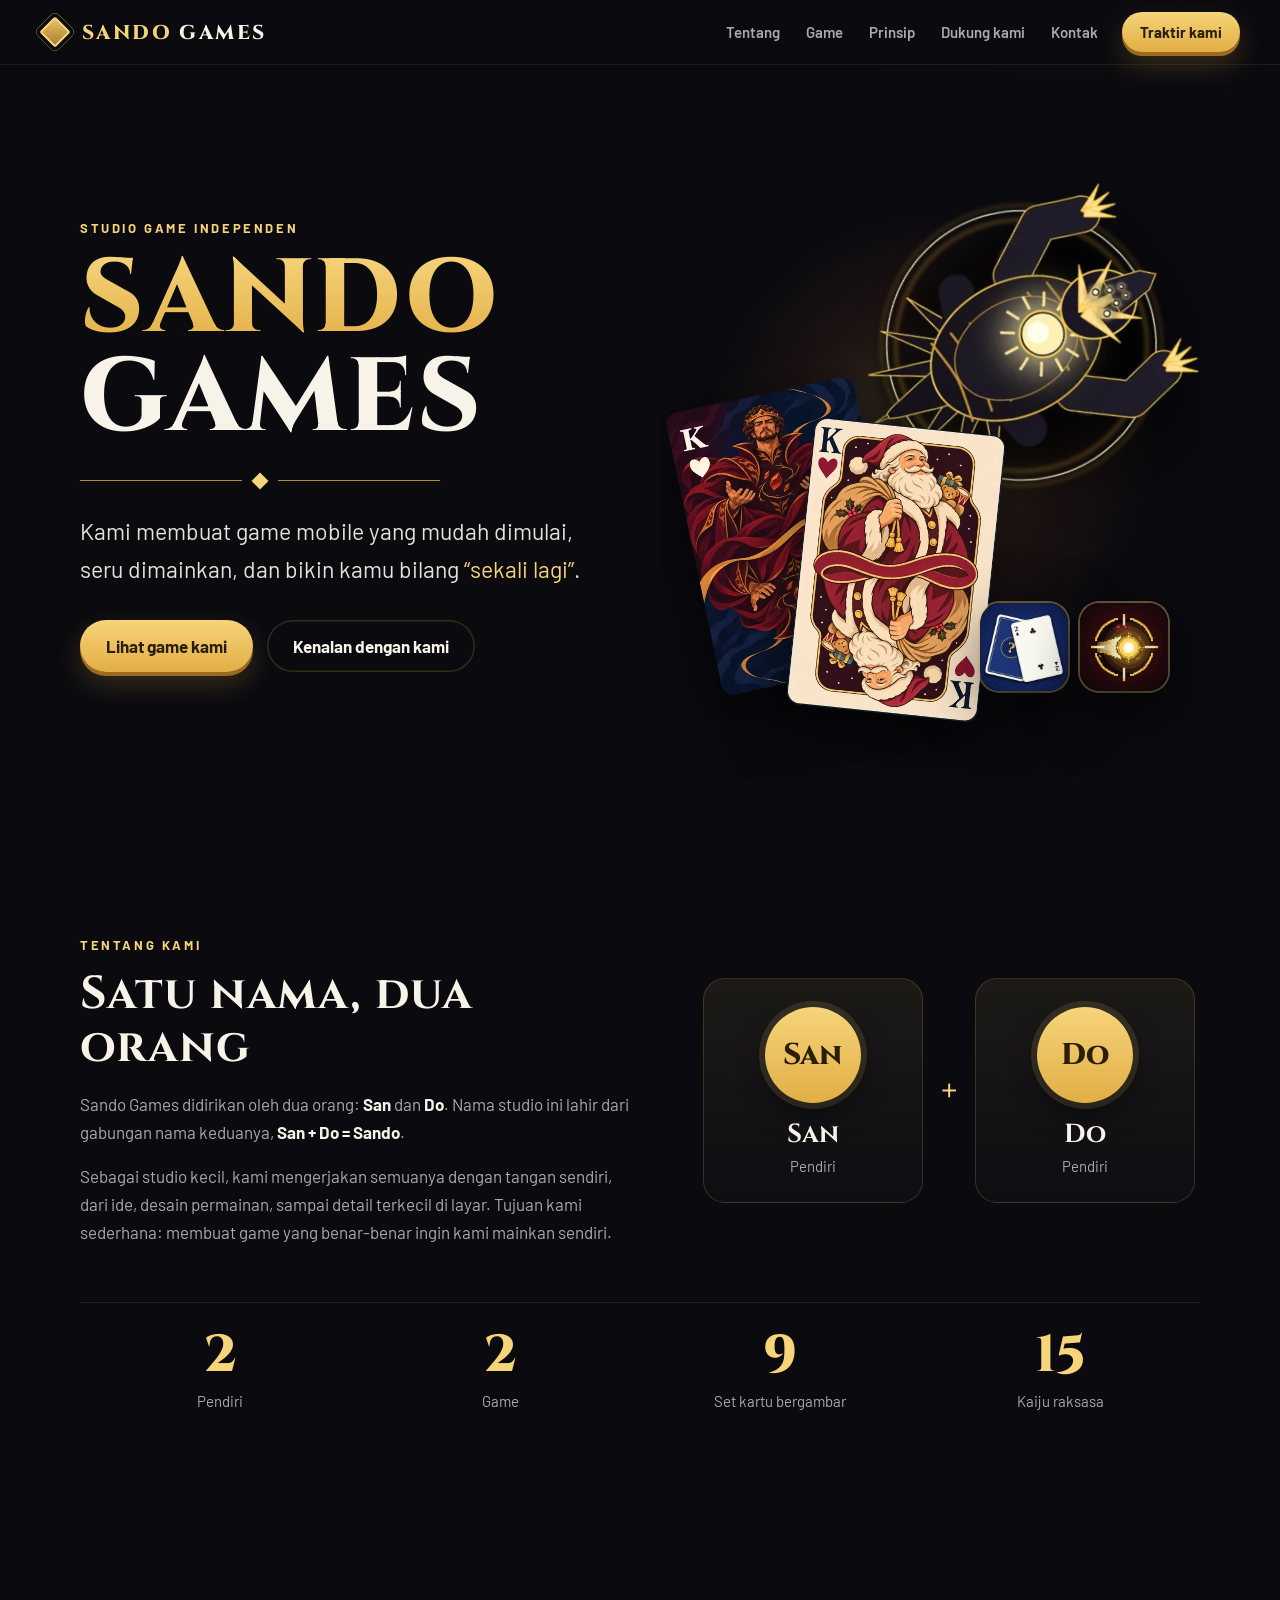
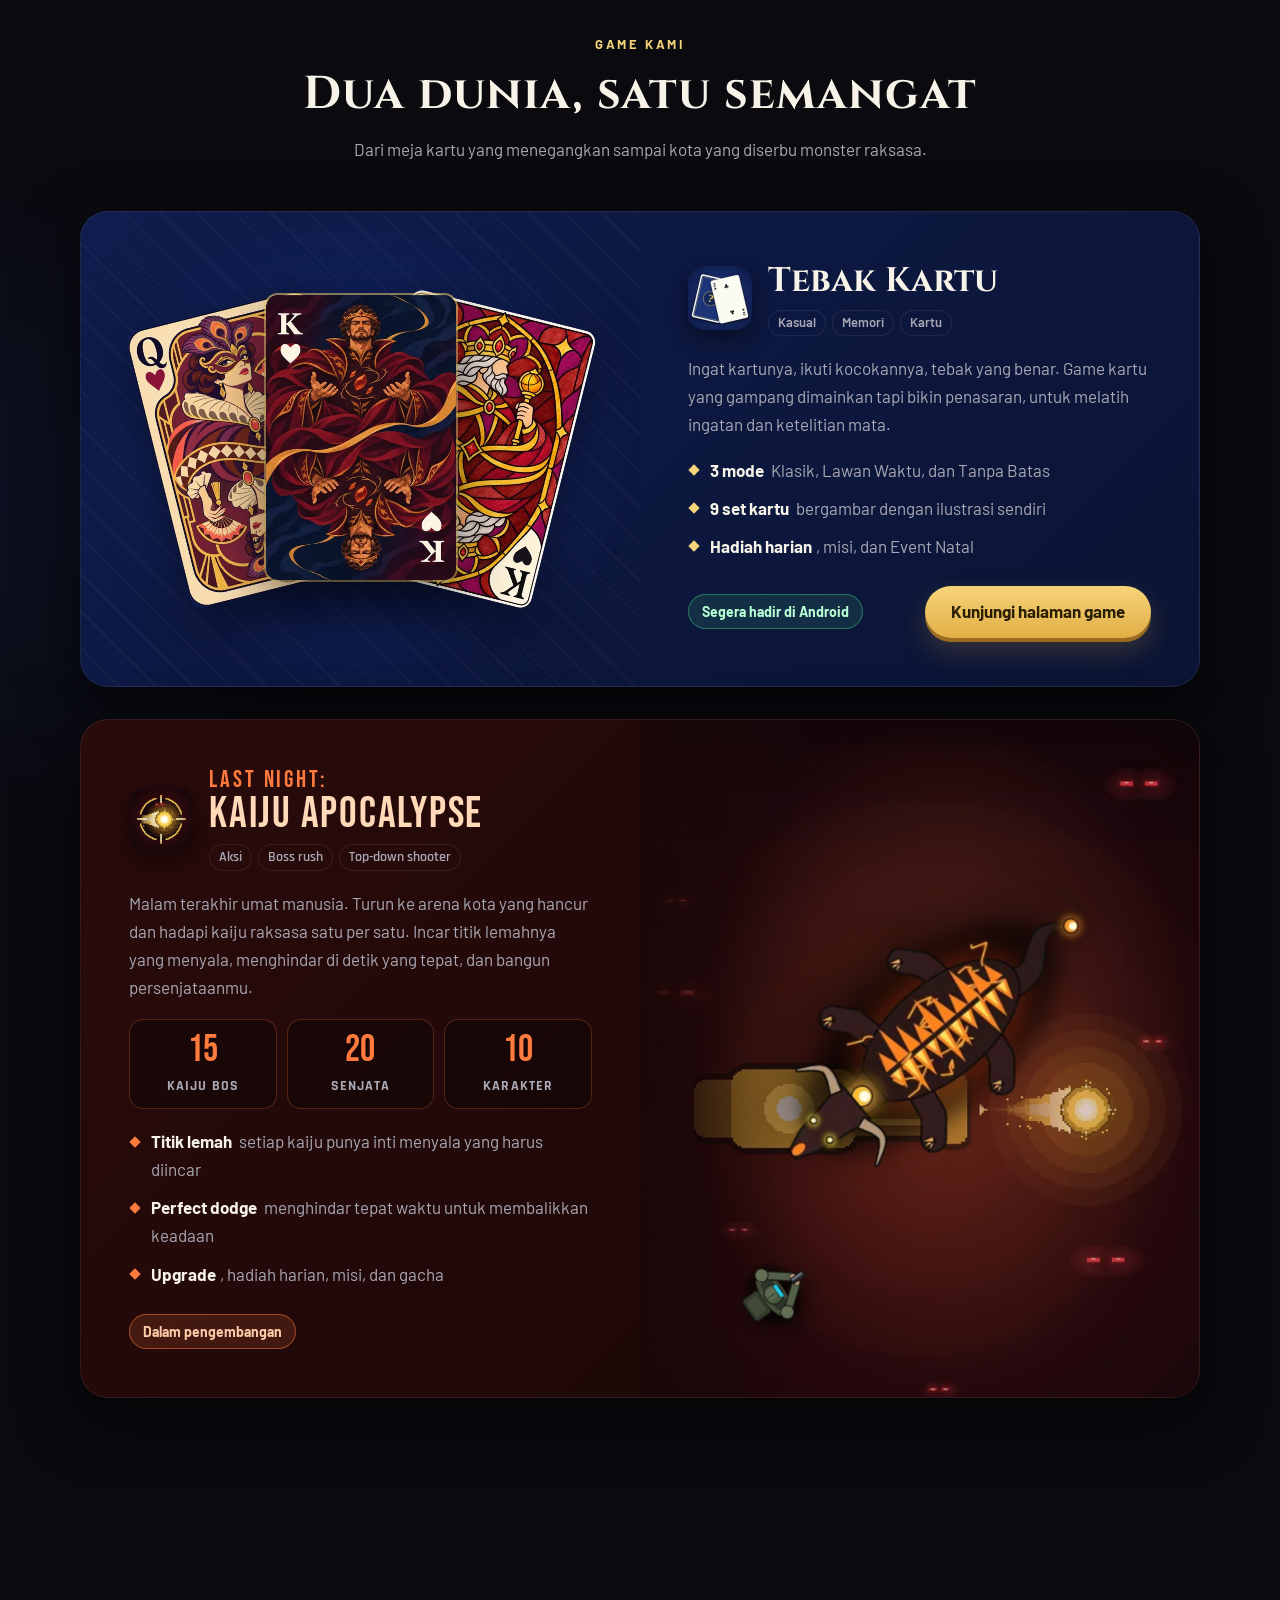
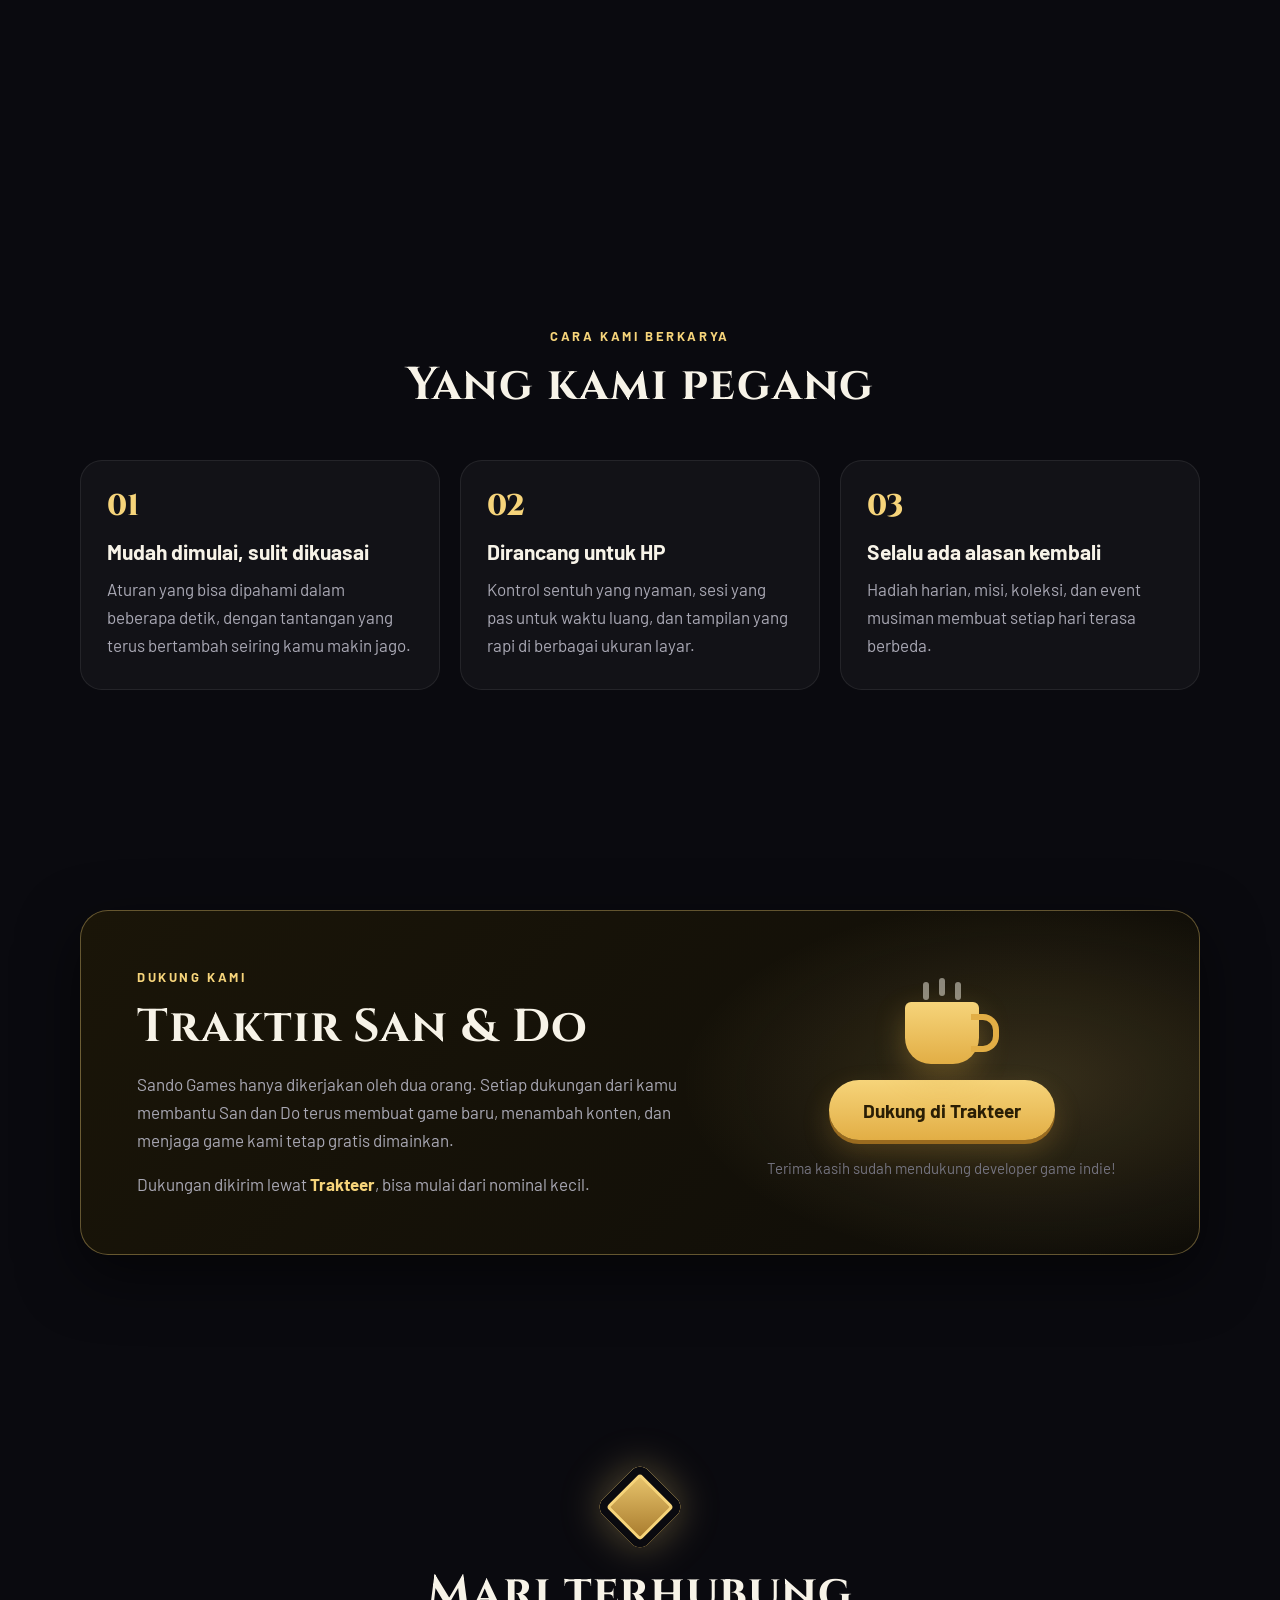
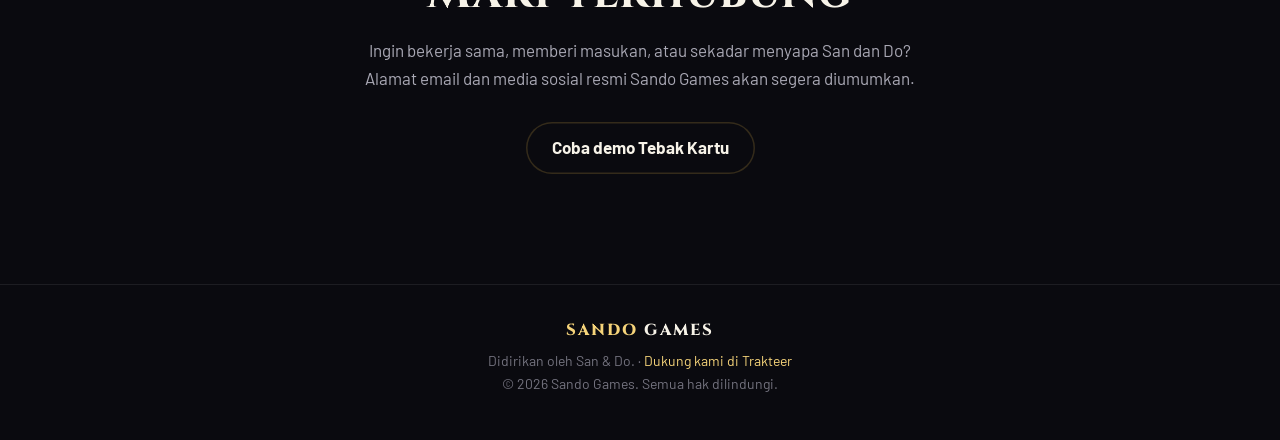
<file: index.html>
<!doctype html>
<html lang="id">
<head>
  <meta charset="utf-8">
  <meta name="viewport" content="width=device-width, initial-scale=1, viewport-fit=cover">
  <title>Sando Games — Studio Game Independen</title>
  <meta name="description" content="Sando Games adalah studio game independen yang didirikan oleh San dan Do. Pembuat Tebak Kartu dan Last Night: Kaiju Apocalypse.">
  <meta property="og:title" content="Sando Games">
  <meta property="og:description" content="Studio game independen pembuat Tebak Kartu dan Last Night: Kaiju Apocalypse.">
  <meta name="theme-color" content="#0a0a0f">
  <link rel="icon" href="assets/img/favicon.png">
  <link rel="preconnect" href="https://fonts.googleapis.com">
  <link rel="preconnect" href="https://fonts.gstatic.com" crossorigin>
  <link href="https://fonts.googleapis.com/css2?family=Barlow:wght@400;500;600;700&family=Bebas+Neue&family=Cinzel:wght@600;700;800&family=Rajdhani:wght@600;700&display=swap" rel="stylesheet">
  <link rel="stylesheet" href="studio.css">
</head>
<body>
  <header class="nav" id="top">
    <a class="logo" href="#top" aria-label="Sando Games, ke atas">
      <span class="logo-mark" aria-hidden="true"></span>
      <span class="logo-text">Sando <em>Games</em></span>
    </a>
    <nav class="nav-links" aria-label="Navigasi utama">
      <a href="#tentang">Tentang</a>
      <a href="#game">Game</a>
      <a href="#prinsip">Prinsip</a>
      <a href="#dukung">Dukung kami</a>
      <a href="#kontak">Kontak</a>
    </nav>
    <a class="btn btn-gold btn-sm" href="https://trakteer.id/wvdgbazzj7ioouklnxdr" target="_blank" rel="noopener">Traktir kami</a>
  </header>

  <main>
    <!-- HERO -->
    <section class="hero">
      <div class="hero-text">
        <p class="eyebrow">Studio game independen</p>
        <h1 class="wordmark">
          <span>Sando</span>
          <span>Games</span>
        </h1>
        <div class="divider" aria-hidden="true"><i></i></div>
        <p class="lead">Kami membuat game mobile yang mudah dimulai, seru dimainkan, dan bikin kamu bilang <q>sekali lagi</q>.</p>
        <div class="hero-cta">
          <a class="btn btn-gold" href="#game">Lihat game kami</a>
          <a class="btn btn-ghost" href="#tentang">Kenalan dengan kami</a>
        </div>
      </div>
      <div class="hero-art" aria-hidden="true">
        <div class="orb"></div>
        <img class="hero-kaiju" src="assets/kaiju/the_alpha.webp" alt="">
        <img class="hero-card c1" src="assets/sets/delta_0.webp" alt="">
        <img class="hero-card c2" src="assets/sets/natal_0.webp" alt="">
        <div class="hero-icons">
          <img src="assets/img/icon.webp" alt="">
          <img src="assets/kaiju/icon.webp" alt="">
        </div>
      </div>
    </section>

    <!-- TENTANG -->
    <section class="section about" id="tentang">
      <div class="about-text">
        <p class="eyebrow">Tentang kami</p>
        <h2>Satu nama, dua orang</h2>
        <p>Sando Games didirikan oleh dua orang: <b>San</b> dan <b>Do</b>. Nama studio ini lahir dari gabungan nama keduanya, <b>San + Do = Sando</b>.</p>
        <p>Sebagai studio kecil, kami mengerjakan semuanya dengan tangan sendiri, dari ide, desain permainan, sampai detail terkecil di layar. Tujuan kami sederhana: membuat game yang benar-benar ingin kami mainkan sendiri.</p>
      </div>
      <div class="founders">
        <article class="founder">
          <div class="monogram" aria-hidden="true">San</div>
          <h3>San</h3>
          <p>Pendiri</p>
        </article>
        <span class="plus" aria-hidden="true">+</span>
        <article class="founder">
          <div class="monogram" aria-hidden="true">Do</div>
          <h3>Do</h3>
          <p>Pendiri</p>
        </article>
      </div>
      <ul class="stats" aria-label="Sando Games dalam angka">
        <li><b>2</b><span>Pendiri</span></li>
        <li><b>2</b><span>Game</span></li>
        <li><b>9</b><span>Set kartu bergambar</span></li>
        <li><b>15</b><span>Kaiju raksasa</span></li>
      </ul>
    </section>

    <!-- GAME -->
    <section class="section games" id="game">
      <div class="section-head">
        <p class="eyebrow">Game kami</p>
        <h2>Dua dunia, satu semangat</h2>
        <p>Dari meja kartu yang menegangkan sampai kota yang diserbu monster raksasa.</p>
      </div>

      <!-- Tebak Kartu -->
      <article class="game game-tk">
        <div class="game-art">
          <img class="tk-card t1" src="assets/sets/topeng_1.webp" alt="">
          <img class="tk-card t2" src="assets/sets/kacapatri_0.webp" alt="">
          <img class="tk-card t3" src="assets/sets/delta_0.webp" alt="Kartu King Delta Emas dari Tebak Kartu">
        </div>
        <div class="game-body">
          <div class="game-title">
            <img src="assets/img/icon.webp" alt="" width="64" height="64">
            <div>
              <h3>Tebak Kartu</h3>
              <ul class="chips"><li>Kasual</li><li>Memori</li><li>Kartu</li></ul>
            </div>
          </div>
          <p>Ingat kartunya, ikuti kocokannya, tebak yang benar. Game kartu yang gampang dimainkan tapi bikin penasaran, untuk melatih ingatan dan ketelitian mata.</p>
          <ul class="points">
            <li><b>3 mode</b> Klasik, Lawan Waktu, dan Tanpa Batas</li>
            <li><b>9 set kartu</b> bergambar dengan ilustrasi sendiri</li>
            <li><b>Hadiah harian</b>, misi, dan Event Natal</li>
          </ul>
          <div class="game-foot">
            <span class="status status-soon">Segera hadir di Android</span>
            <a class="btn btn-gold" href="tebak-kartu/index.html">Kunjungi halaman game</a>
          </div>
        </div>
      </article>

      <!-- Kaiju -->
      <article class="game game-kaiju">
        <div class="game-art">
          <img class="k-bg" src="assets/kaiju/splash-tall.webp" alt="">
          <img class="k-boss" src="assets/kaiju/ignaroth.webp" alt="Kaiju Ignaroth dari Last Night: Kaiju Apocalypse">
          <img class="k-player" src="assets/kaiju/player.webp" alt="">
        </div>
        <div class="game-body">
          <div class="game-title">
            <img src="assets/kaiju/icon.webp" alt="" width="64" height="64">
            <div>
              <h3 class="kaiju-title"><small>Last Night:</small> Kaiju Apocalypse</h3>
              <ul class="chips"><li>Aksi</li><li>Boss rush</li><li>Top-down shooter</li></ul>
            </div>
          </div>
          <p>Malam terakhir umat manusia. Turun ke arena kota yang hancur dan hadapi kaiju raksasa satu per satu. Incar titik lemahnya yang menyala, menghindar di detik yang tepat, dan bangun persenjataanmu.</p>
          <ul class="k-stats">
            <li><b>15</b><span>Kaiju bos</span></li>
            <li><b>20</b><span>Senjata</span></li>
            <li><b>10</b><span>Karakter</span></li>
          </ul>
          <ul class="points">
            <li><b>Titik lemah</b> setiap kaiju punya inti menyala yang harus diincar</li>
            <li><b>Perfect dodge</b> menghindar tepat waktu untuk membalikkan keadaan</li>
            <li><b>Upgrade</b>, hadiah harian, misi, dan gacha</li>
          </ul>
          <div class="game-foot">
            <span class="status status-dev">Dalam pengembangan</span>
          </div>
        </div>
      </article>

      <div class="roster">
        <div class="roster-head">
          <h3 class="kaiju-title">Kenali para kaiju</h3>
          <p>Lima belas monster, lima belas arena. Geser untuk melihat semuanya.</p>
        </div>
        <ol class="roster-list" aria-label="Daftar kaiju"></ol>
      </div>
    </section>

    <!-- PRINSIP -->
    <section class="section principles" id="prinsip">
      <div class="section-head">
        <p class="eyebrow">Cara kami berkarya</p>
        <h2>Yang kami pegang</h2>
      </div>
      <div class="principle-grid">
        <article>
          <span class="p-icon" aria-hidden="true">01</span>
          <h3>Mudah dimulai, sulit dikuasai</h3>
          <p>Aturan yang bisa dipahami dalam beberapa detik, dengan tantangan yang terus bertambah seiring kamu makin jago.</p>
        </article>
        <article>
          <span class="p-icon" aria-hidden="true">02</span>
          <h3>Dirancang untuk HP</h3>
          <p>Kontrol sentuh yang nyaman, sesi yang pas untuk waktu luang, dan tampilan yang rapi di berbagai ukuran layar.</p>
        </article>
        <article>
          <span class="p-icon" aria-hidden="true">03</span>
          <h3>Selalu ada alasan kembali</h3>
          <p>Hadiah harian, misi, koleksi, dan event musiman membuat setiap hari terasa berbeda.</p>
        </article>
      </div>
    </section>

    <!-- DUKUNG -->
    <section class="section support" id="dukung">
      <div class="support-card">
        <div class="support-text">
          <p class="eyebrow">Dukung kami</p>
          <h2>Traktir San &amp; Do</h2>
          <p>Sando Games hanya dikerjakan oleh dua orang. Setiap dukungan dari kamu membantu San dan Do terus membuat game baru, menambah konten, dan menjaga game kami tetap gratis dimainkan.</p>
          <p class="support-note">Dukungan dikirim lewat <b>Trakteer</b>, bisa mulai dari nominal kecil.</p>
        </div>
        <div class="support-action">
          <div class="cup" aria-hidden="true"><span></span></div>
          <a class="btn btn-gold btn-lg" href="https://trakteer.id/wvdgbazzj7ioouklnxdr" target="_blank" rel="noopener">Dukung di Trakteer</a>
          <p>Terima kasih sudah mendukung developer game indie!</p>
        </div>
      </div>
    </section>

    <!-- KONTAK -->
    <section class="contact" id="kontak">
      <div class="logo-mark big" aria-hidden="true"></div>
      <h2>Mari terhubung</h2>
      <p>Ingin bekerja sama, memberi masukan, atau sekadar menyapa San dan Do? Alamat email dan media sosial resmi Sando Games akan segera diumumkan.</p>
      <a class="btn btn-ghost" href="tebak-kartu/index.html">Coba demo Tebak Kartu</a>
    </section>
  </main>

  <footer class="footer">
    <p class="logo-text">Sando <em>Games</em></p>
    <p>Didirikan oleh San &amp; Do. · <a href="https://trakteer.id/wvdgbazzj7ioouklnxdr" target="_blank" rel="noopener">Dukung kami di Trakteer</a></p>
    <p>© 2026 Sando Games. Semua hak dilindungi.</p>
  </footer>

  <script src="studio.js"></script>
</body>
</html>
</file>
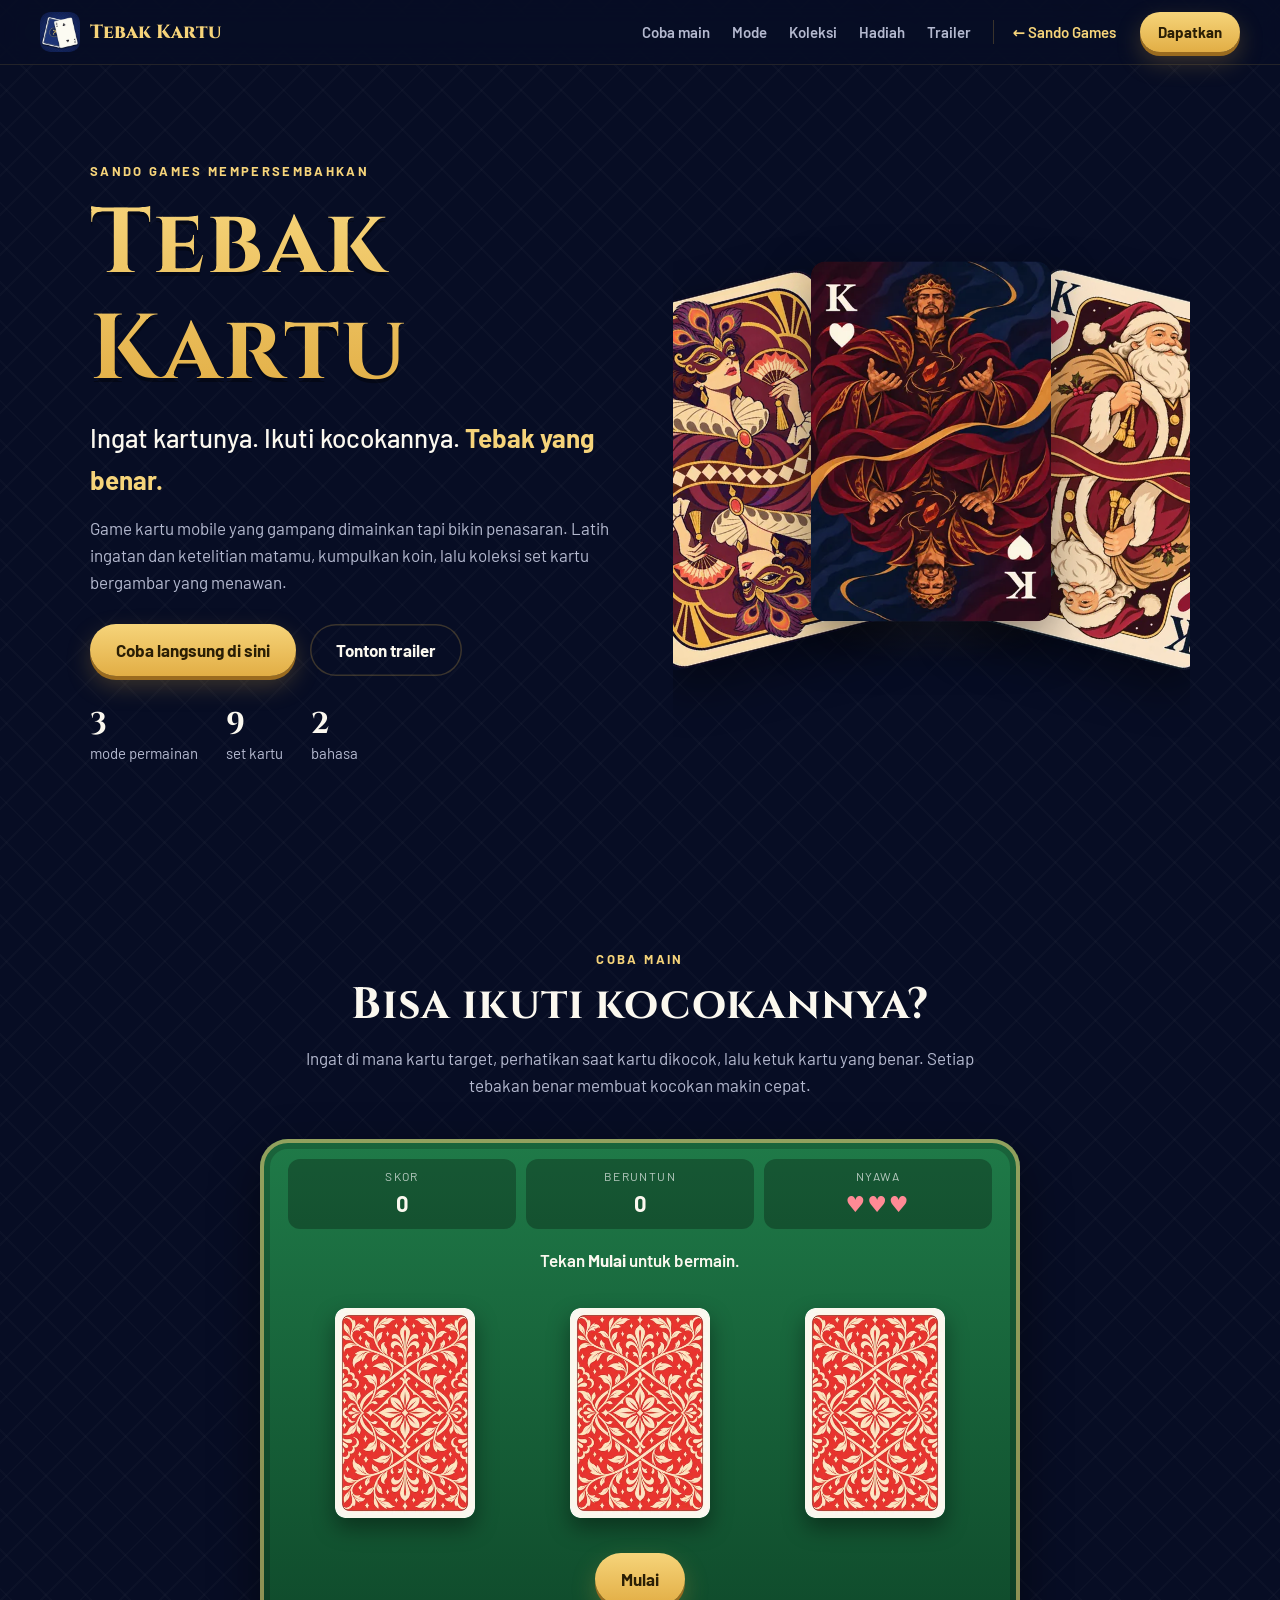
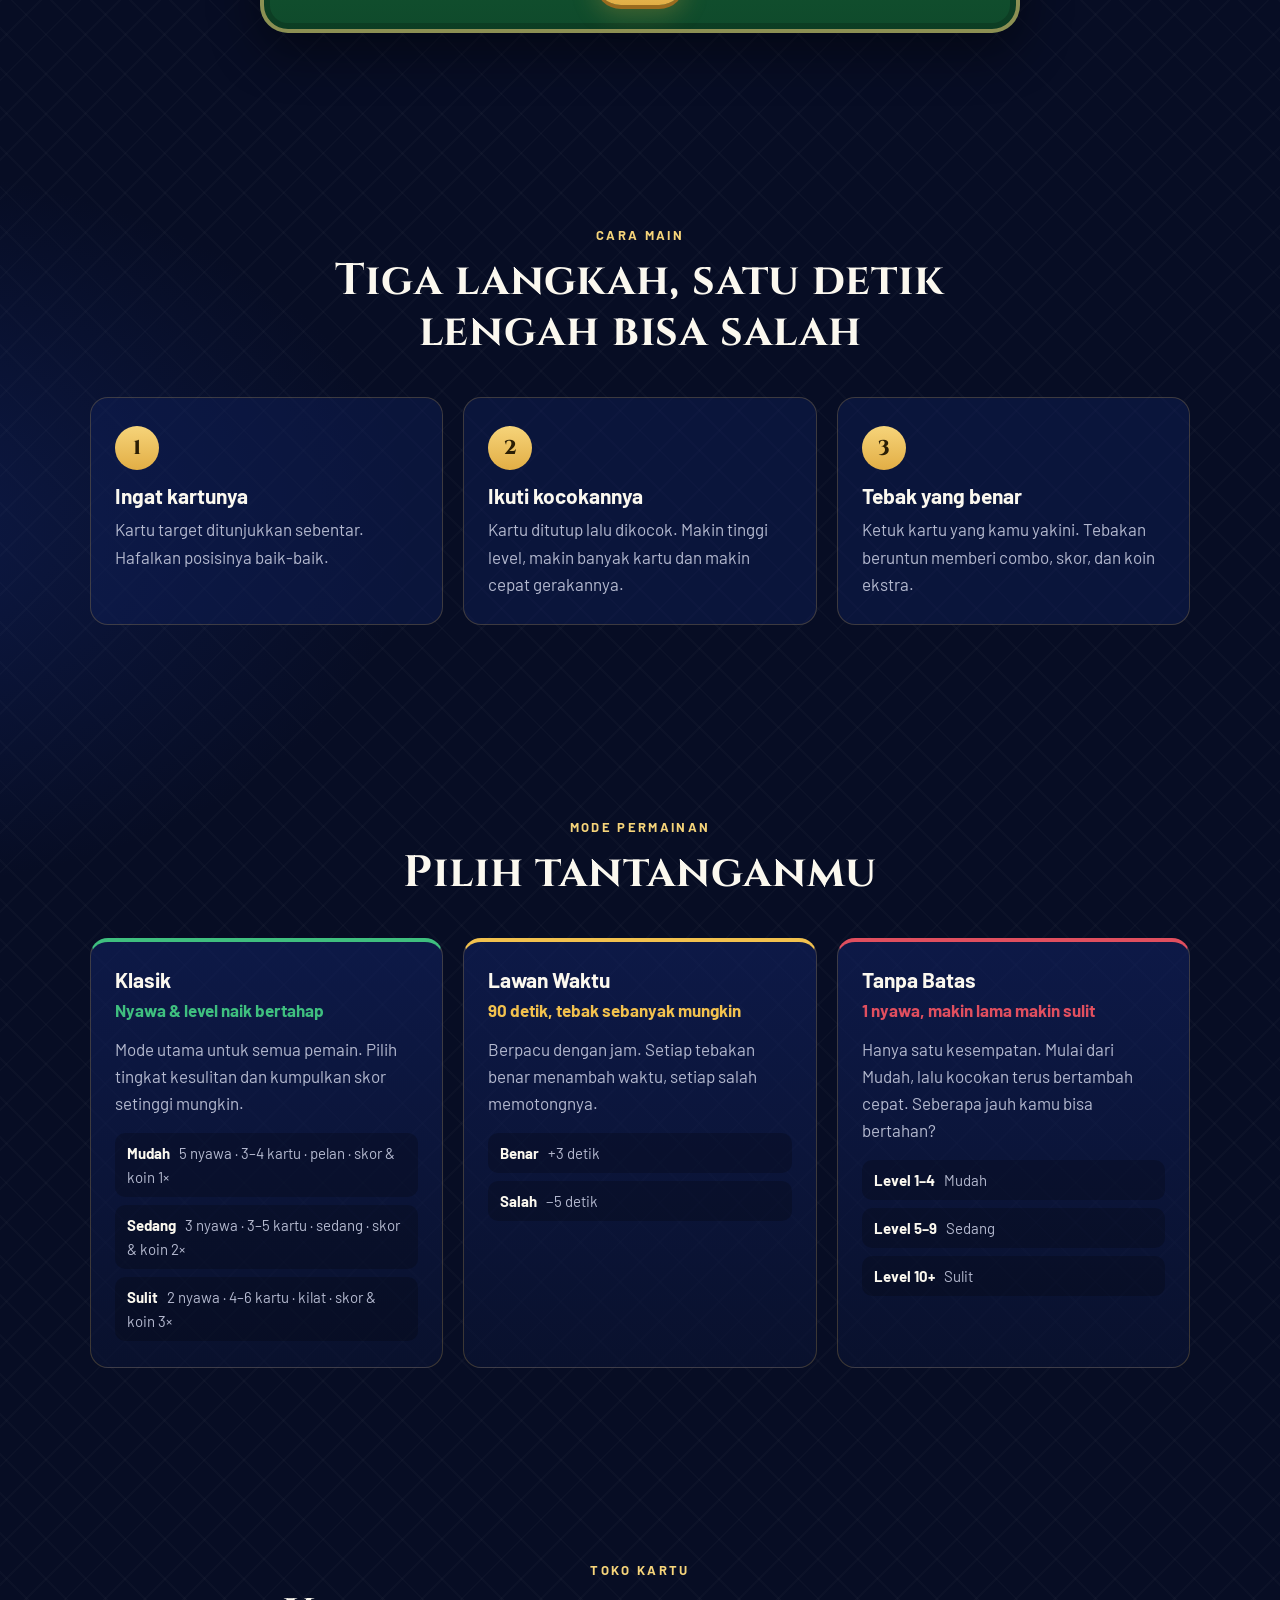
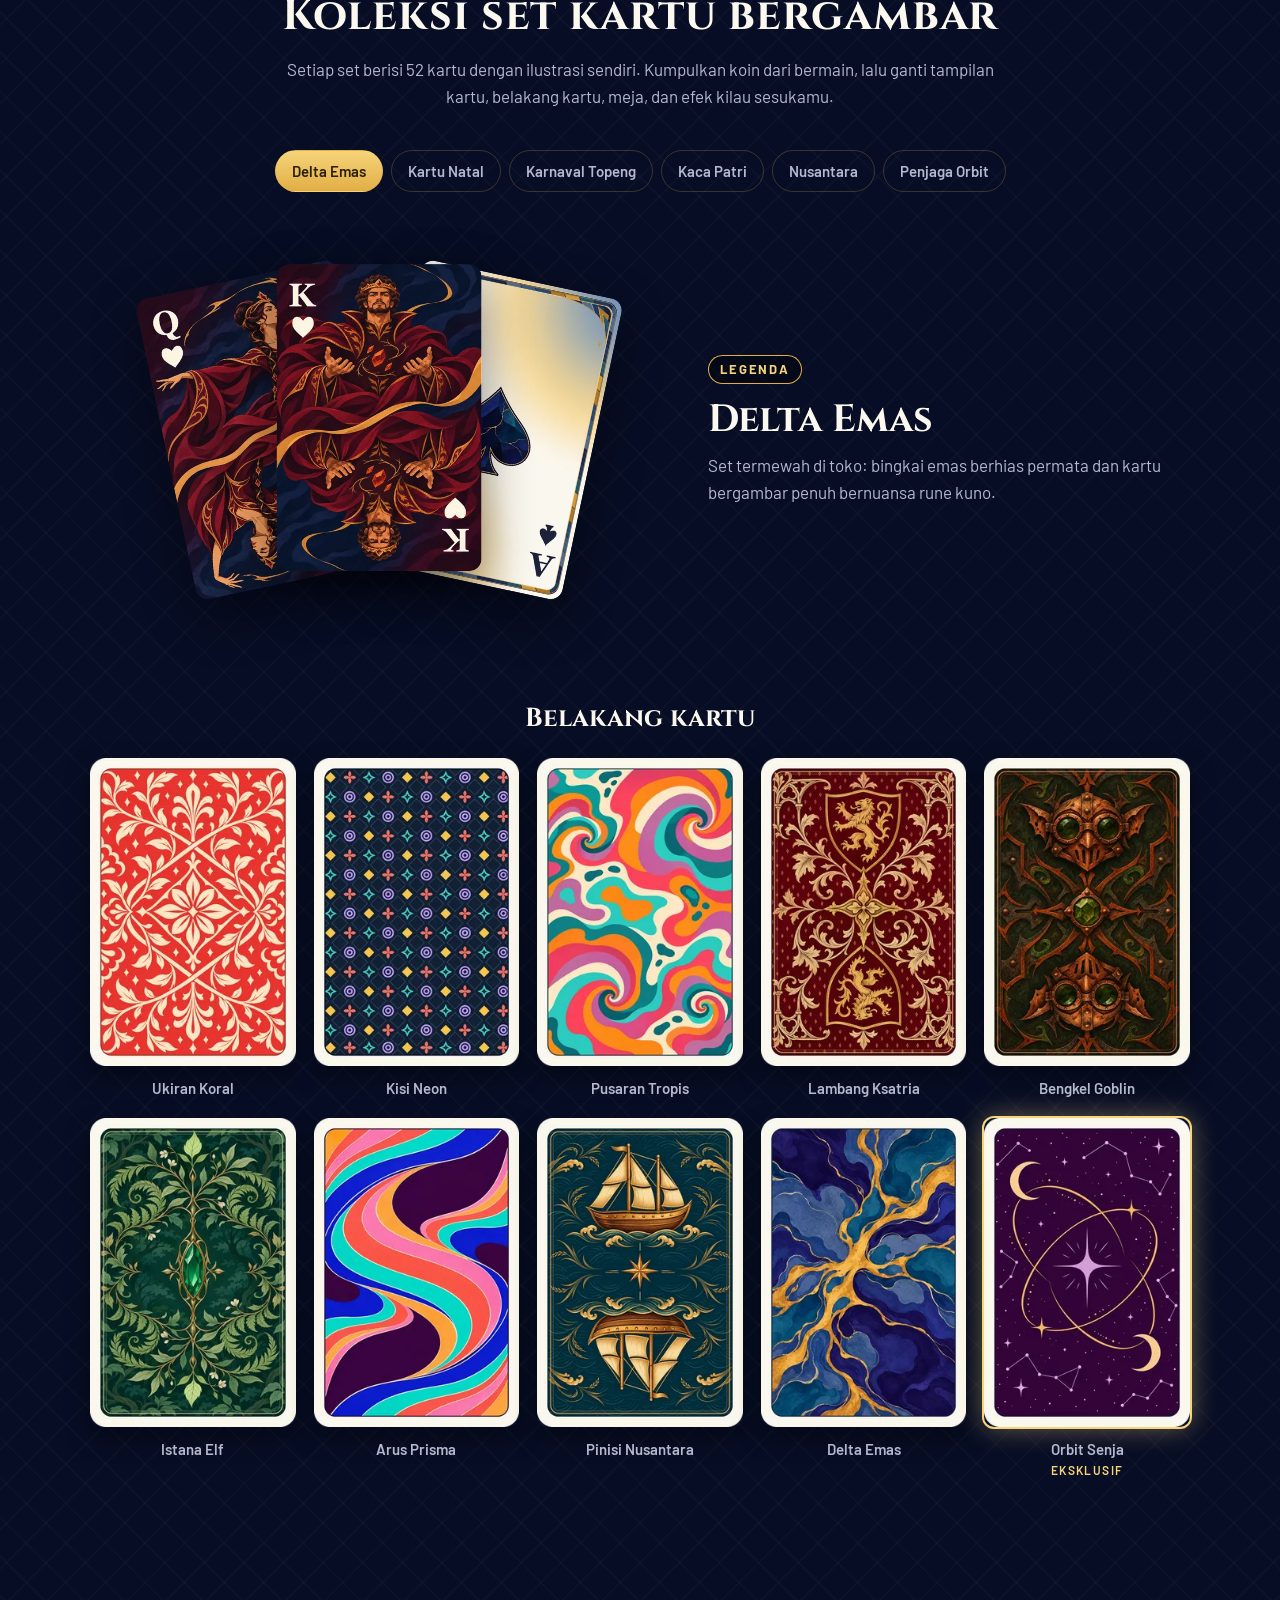
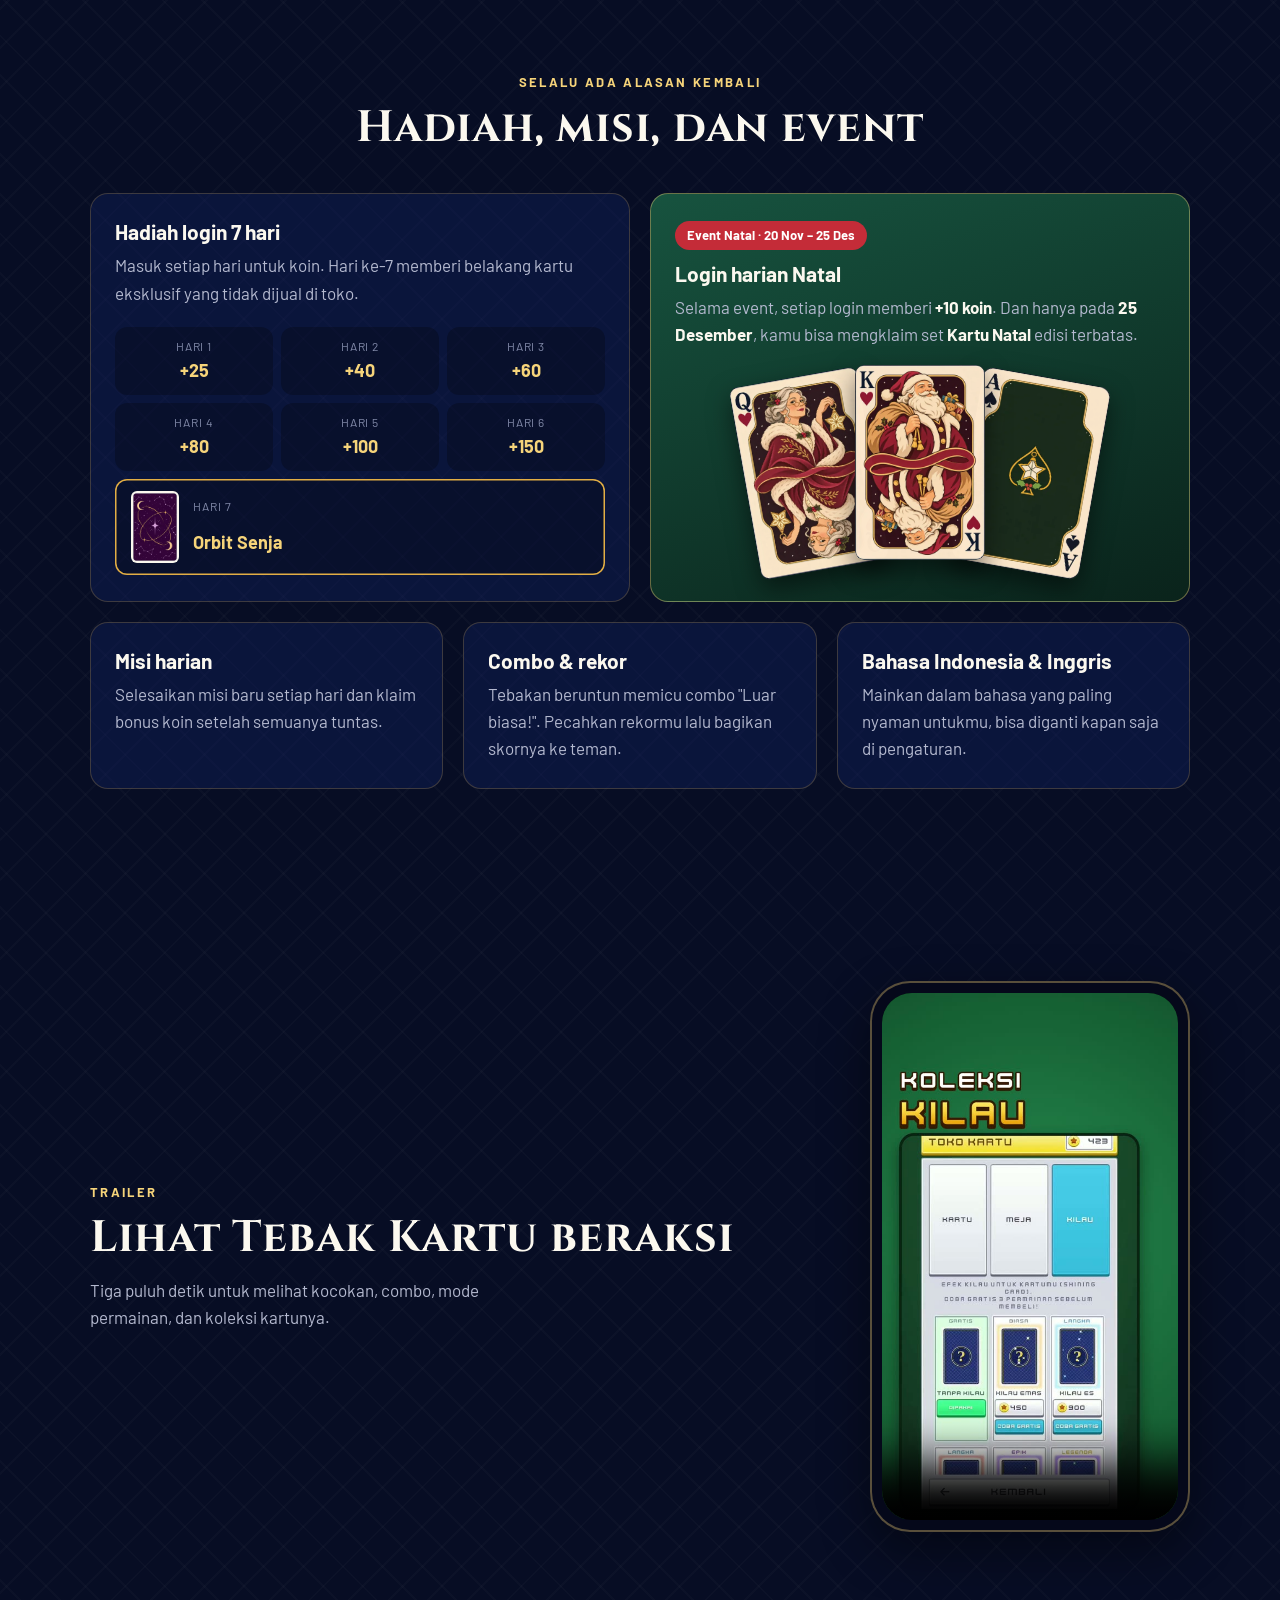
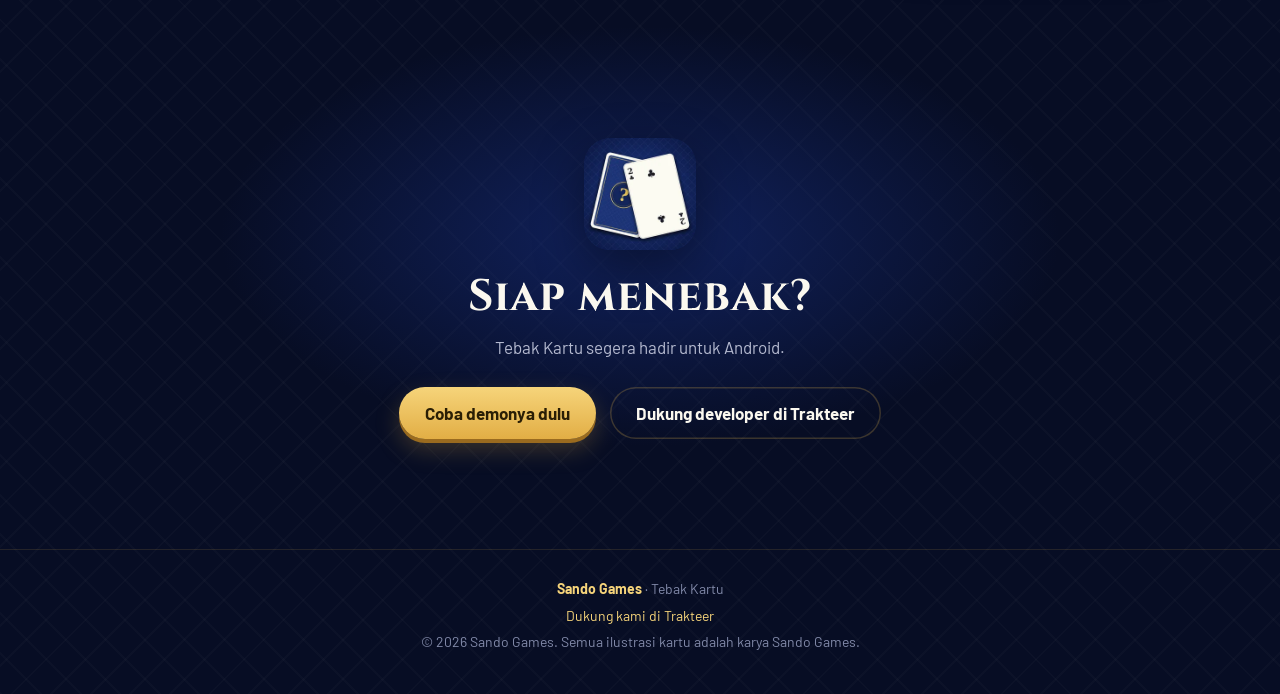
<file: tebak-kartu/index.html>
<!doctype html>
<html lang="id">
<head>
  <meta charset="utf-8">
  <meta name="viewport" content="width=device-width, initial-scale=1, viewport-fit=cover">
  <title>Tebak Kartu — Sando Games</title>
  <meta name="description" content="Tebak Kartu: ingat kartunya, ikuti kocokannya, tebak yang benar. Game kartu mobile dari Sando Games dengan koleksi kartu bergambar, tiga mode, dan hadiah harian.">
  <meta property="og:title" content="Tebak Kartu — Sando Games">
  <meta property="og:description" content="Ingat kartunya. Ikuti kocokannya. Tebak yang benar.">
  <meta property="og:image" content="../assets/img/icon.webp">
  <meta name="theme-color" content="#0b1433">
  <link rel="icon" href="../assets/img/favicon.png">
  <link rel="preconnect" href="https://fonts.googleapis.com">
  <link rel="preconnect" href="https://fonts.gstatic.com" crossorigin>
  <link href="https://fonts.googleapis.com/css2?family=Barlow:wght@400;500;600;700&family=Cinzel:wght@600;700;800&display=swap" rel="stylesheet">
  <link rel="stylesheet" href="styles.css">
</head>
<body>
  <header class="nav" id="top">
    <a class="brand" href="#top" aria-label="Tebak Kartu, ke atas">
      <img src="../assets/img/icon.webp" alt="" width="40" height="40">
      <span>Tebak Kartu</span>
    </a>
    <nav class="nav-links" aria-label="Navigasi utama">
      <a href="#main">Coba main</a>
      <a href="#mode">Mode</a>
      <a href="#koleksi">Koleksi</a>
      <a href="#hadiah">Hadiah</a>
      <a href="#trailer">Trailer</a>
      <a class="studio-link" href="../index.html">← Sando Games</a>
    </nav>
    <a class="btn btn-gold btn-sm" href="#unduh">Dapatkan</a>
  </header>

  <main>
    <!-- HERO -->
    <section class="hero">
      <div class="hero-text">
        <p class="eyebrow">Sando Games mempersembahkan</p>
        <h1>Tebak Kartu</h1>
        <p class="lead">Ingat kartunya. Ikuti kocokannya. <strong>Tebak yang benar.</strong></p>
        <p class="sub">Game kartu mobile yang gampang dimainkan tapi bikin penasaran. Latih ingatan dan ketelitian matamu, kumpulkan koin, lalu koleksi set kartu bergambar yang menawan.</p>
        <div class="hero-cta">
          <a class="btn btn-gold" href="#main">Coba langsung di sini</a>
          <a class="btn btn-ghost" href="#trailer">Tonton trailer</a>
        </div>
        <ul class="hero-facts" aria-label="Sekilas">
          <li><b>3</b> mode permainan</li>
          <li><b>9</b> set kartu</li>
          <li><b>2</b> bahasa</li>
        </ul>
      </div>
      <div class="hero-art" aria-hidden="true">
        <img class="fan fan-l" src="../assets/sets/topeng_1.webp" alt="">
        <img class="fan fan-r" src="../assets/sets/natal_0.webp" alt="">
        <img class="fan fan-c" src="../assets/sets/delta_0.webp" alt="">
        <div class="hero-glow"></div>
      </div>
    </section>

    <!-- DEMO -->
    <section class="section demo" id="main">
      <div class="section-head">
        <p class="eyebrow">Coba main</p>
        <h2>Bisa ikuti kocokannya?</h2>
        <p>Ingat di mana kartu target, perhatikan saat kartu dikocok, lalu ketuk kartu yang benar. Setiap tebakan benar membuat kocokan makin cepat.</p>
      </div>
      <div class="table">
        <div class="table-hud">
          <div><span>Skor</span><b id="score">0</b></div>
          <div><span>Beruntun</span><b id="streak">0</b></div>
          <div><span>Nyawa</span><b id="lives" aria-label="3 nyawa">♥♥♥</b></div>
        </div>
        <p class="table-msg" id="msg" aria-live="polite">Tekan <b>Mulai</b> untuk bermain.</p>
        <div class="board" id="board" aria-label="Meja kartu"></div>
        <div class="table-actions">
          <button class="btn btn-gold" id="start" type="button">Mulai</button>
        </div>
      </div>
    </section>

    <!-- CARA MAIN -->
    <section class="section steps">
      <div class="section-head">
        <p class="eyebrow">Cara main</p>
        <h2>Tiga langkah, satu detik lengah bisa salah</h2>
      </div>
      <ol class="step-list">
        <li>
          <span class="step-no">1</span>
          <h3>Ingat kartunya</h3>
          <p>Kartu target ditunjukkan sebentar. Hafalkan posisinya baik-baik.</p>
        </li>
        <li>
          <span class="step-no">2</span>
          <h3>Ikuti kocokannya</h3>
          <p>Kartu ditutup lalu dikocok. Makin tinggi level, makin banyak kartu dan makin cepat gerakannya.</p>
        </li>
        <li>
          <span class="step-no">3</span>
          <h3>Tebak yang benar</h3>
          <p>Ketuk kartu yang kamu yakini. Tebakan beruntun memberi combo, skor, dan koin ekstra.</p>
        </li>
      </ol>
    </section>

    <!-- MODE -->
    <section class="section modes" id="mode">
      <div class="section-head">
        <p class="eyebrow">Mode permainan</p>
        <h2>Pilih tantanganmu</h2>
      </div>
      <div class="mode-grid">
        <article class="mode mode-green">
          <h3>Klasik</h3>
          <p class="mode-cap">Nyawa &amp; level naik bertahap</p>
          <p>Mode utama untuk semua pemain. Pilih tingkat kesulitan dan kumpulkan skor setinggi mungkin.</p>
          <ul class="diff">
            <li><b>Mudah</b> 5 nyawa · 3–4 kartu · pelan · skor &amp; koin 1×</li>
            <li><b>Sedang</b> 3 nyawa · 3–5 kartu · sedang · skor &amp; koin 2×</li>
            <li><b>Sulit</b> 2 nyawa · 4–6 kartu · kilat · skor &amp; koin 3×</li>
          </ul>
        </article>
        <article class="mode mode-yellow">
          <h3>Lawan Waktu</h3>
          <p class="mode-cap">90 detik, tebak sebanyak mungkin</p>
          <p>Berpacu dengan jam. Setiap tebakan benar menambah waktu, setiap salah memotongnya.</p>
          <ul class="diff">
            <li><b>Benar</b> +3 detik</li>
            <li><b>Salah</b> −5 detik</li>
          </ul>
        </article>
        <article class="mode mode-red">
          <h3>Tanpa Batas</h3>
          <p class="mode-cap">1 nyawa, makin lama makin sulit</p>
          <p>Hanya satu kesempatan. Mulai dari Mudah, lalu kocokan terus bertambah cepat. Seberapa jauh kamu bisa bertahan?</p>
          <ul class="diff">
            <li><b>Level 1–4</b> Mudah</li>
            <li><b>Level 5–9</b> Sedang</li>
            <li><b>Level 10+</b> Sulit</li>
          </ul>
        </article>
      </div>
    </section>

    <!-- KOLEKSI -->
    <section class="section collection" id="koleksi">
      <div class="section-head">
        <p class="eyebrow">Toko kartu</p>
        <h2>Koleksi set kartu bergambar</h2>
        <p>Setiap set berisi 52 kartu dengan ilustrasi sendiri. Kumpulkan koin dari bermain, lalu ganti tampilan kartu, belakang kartu, meja, dan efek kilau sesukamu.</p>
      </div>

      <div class="sets" data-sets>
        <div class="set-tabs" role="tablist" aria-label="Set kartu"></div>
        <div class="set-stage">
          <div class="set-cards" aria-live="polite"></div>
          <div class="set-info">
            <span class="rarity" data-rarity></span>
            <h3 data-name></h3>
            <p data-desc></p>
          </div>
        </div>
      </div>

      <h3 class="sub-head">Belakang kartu</h3>
      <div class="backs" aria-label="Pilihan belakang kartu">
        <figure><img src="../assets/backs/ukiran-koral.webp" alt="Belakang kartu Ukiran Koral"><figcaption>Ukiran Koral</figcaption></figure>
        <figure><img src="../assets/backs/kisi-neon.webp" alt="Belakang kartu Kisi Neon"><figcaption>Kisi Neon</figcaption></figure>
        <figure><img src="../assets/backs/pusaran-tropis.webp" alt="Belakang kartu Pusaran Tropis"><figcaption>Pusaran Tropis</figcaption></figure>
        <figure><img src="../assets/backs/medieval-heraldry.webp" alt="Belakang kartu Lambang Ksatria"><figcaption>Lambang Ksatria</figcaption></figure>
        <figure><img src="../assets/backs/goblin-foundry.webp" alt="Belakang kartu Bengkel Goblin"><figcaption>Bengkel Goblin</figcaption></figure>
        <figure><img src="../assets/backs/elf-forest-court.webp" alt="Belakang kartu Istana Elf"><figcaption>Istana Elf</figcaption></figure>
        <figure><img src="../assets/backs/arus-prisma.webp" alt="Belakang kartu Arus Prisma"><figcaption>Arus Prisma</figcaption></figure>
        <figure><img src="../assets/backs/pinisi-nusantara.webp" alt="Belakang kartu Pinisi Nusantara"><figcaption>Pinisi Nusantara</figcaption></figure>
        <figure><img src="../assets/backs/delta-emas.webp" alt="Belakang kartu Delta Emas"><figcaption>Delta Emas</figcaption></figure>
        <figure class="exclusive"><img src="../assets/backs/orbit-senja.webp" alt="Belakang kartu Orbit Senja"><figcaption>Orbit Senja <span>Eksklusif</span></figcaption></figure>
      </div>
    </section>

    <!-- HADIAH -->
    <section class="section rewards" id="hadiah">
      <div class="section-head">
        <p class="eyebrow">Selalu ada alasan kembali</p>
        <h2>Hadiah, misi, dan event</h2>
      </div>
      <div class="reward-grid">
        <article class="reward reward-daily">
          <h3>Hadiah login 7 hari</h3>
          <p>Masuk setiap hari untuk koin. Hari ke-7 memberi belakang kartu eksklusif yang tidak dijual di toko.</p>
          <ol class="days" aria-label="Hadiah per hari">
            <li><span>Hari 1</span><b>+25</b></li>
            <li><span>Hari 2</span><b>+40</b></li>
            <li><span>Hari 3</span><b>+60</b></li>
            <li><span>Hari 4</span><b>+80</b></li>
            <li><span>Hari 5</span><b>+100</b></li>
            <li><span>Hari 6</span><b>+150</b></li>
            <li class="day7"><img src="../assets/backs/orbit-senja.webp" alt=""><span>Hari 7</span><b>Orbit Senja</b></li>
          </ol>
        </article>
        <article class="reward reward-xmas">
          <span class="tag-red">Event Natal · 20 Nov – 25 Des</span>
          <h3>Login harian Natal</h3>
          <p>Selama event, setiap login memberi <b>+10 koin</b>. Dan hanya pada <b>25 Desember</b>, kamu bisa mengklaim set <b>Kartu Natal</b> edisi terbatas.</p>
          <div class="xmas-cards" aria-hidden="true">
            <img src="../assets/sets/natal_1.webp" alt="">
            <img src="../assets/sets/natal_0.webp" alt="">
            <img src="../assets/sets/natal_2.webp" alt="">
          </div>
        </article>
        <article class="reward">
          <h3>Misi harian</h3>
          <p>Selesaikan misi baru setiap hari dan klaim bonus koin setelah semuanya tuntas.</p>
        </article>
        <article class="reward">
          <h3>Combo &amp; rekor</h3>
          <p>Tebakan beruntun memicu combo "Luar biasa!". Pecahkan rekormu lalu bagikan skornya ke teman.</p>
        </article>
        <article class="reward">
          <h3>Bahasa Indonesia &amp; Inggris</h3>
          <p>Mainkan dalam bahasa yang paling nyaman untukmu, bisa diganti kapan saja di pengaturan.</p>
        </article>
      </div>
    </section>

    <!-- TRAILER -->
    <section class="section trailer" id="trailer">
      <div class="trailer-text">
        <p class="eyebrow">Trailer</p>
        <h2>Lihat Tebak Kartu beraksi</h2>
        <p>Tiga puluh detik untuk melihat kocokan, combo, mode permainan, dan koleksi kartunya.</p>
      </div>
      <div class="phone">
        <video src="../assets/img/trailer.mp4" poster="../assets/img/trailer-poster.jpg" controls playsinline preload="none"></video>
      </div>
    </section>

    <!-- CTA -->
    <section class="cta" id="unduh">
      <img src="../assets/img/icon.webp" alt="" width="112" height="112">
      <h2>Siap menebak?</h2>
      <p>Tebak Kartu segera hadir untuk Android.</p>
      <div class="cta-buttons">
        <a class="btn btn-gold" href="#main">Coba demonya dulu</a>
        <a class="btn btn-ghost" href="https://trakteer.id/wvdgbazzj7ioouklnxdr" target="_blank" rel="noopener">Dukung developer di Trakteer</a>
      </div>
    </section>
  </main>

  <footer class="footer">
    <p><a href="../index.html"><b>Sando Games</b></a> · Tebak Kartu</p>
    <p><a href="https://trakteer.id/wvdgbazzj7ioouklnxdr" target="_blank" rel="noopener">Dukung kami di Trakteer</a></p>
    <p>© 2026 Sando Games. Semua ilustrasi kartu adalah karya Sando Games.</p>
  </footer>

  <script src="main.js"></script>
</body>
</html>
</file>
<file: studio.css>
:root {
  --bg: #0a0a0f;
  --bg-2: #111119;
  --panel: rgba(255, 255, 255, 0.035);
  --line: rgba(242, 193, 78, 0.18);
  --line-soft: rgba(255, 255, 255, 0.08);
  --gold-300: #f6d47a;
  --gold-500: #e2ae45;
  --gold-700: #9a6b1f;
  --ivory: #f7f3e8;
  --ink: #e6e3da;
  --ink-mid: #a9a8b4;
  --ink-low: #74737f;
  --navy-1: #183084;
  --navy-2: #0b1433;
  --ember-1: #5a1414;
  --ember-2: #1a0707;
  --ember: #ff7a3d;
  --radius: 22px;
  --shadow: 0 20px 60px rgba(0, 0, 0, 0.55);
  --gutter: clamp(16px, 4vw, 40px);
}

* { box-sizing: border-box; }
html { scroll-behavior: smooth; scroll-padding-top: 76px; }
body {
  margin: 0;
  background:
    radial-gradient(1000px 600px at 85% -5%, rgba(226, 174, 69, 0.12), transparent 60%),
    radial-gradient(900px 600px at -10% 40%, rgba(24, 48, 132, 0.18), transparent 60%),
    var(--bg);
  color: var(--ink);
  font-family: "Barlow", system-ui, sans-serif;
  font-size: 17px;
  line-height: 1.65;
  overflow-x: hidden;
}
img { max-width: 100%; display: block; }
a { color: inherit; }
h1, h2, h3, p { margin: 0; }
h2 { font-family: "Cinzel", serif; font-size: clamp(30px, 4.4vw, 46px); line-height: 1.15; color: var(--ivory); letter-spacing: 0.02em; }
h3 { color: var(--ivory); font-size: 21px; line-height: 1.25; }
.eyebrow { font-weight: 700; font-size: 13px; letter-spacing: 0.2em; text-transform: uppercase; color: var(--gold-300); margin-bottom: 12px; }

/* ---------- logo ---------- */
.logo { display: flex; align-items: center; gap: 12px; text-decoration: none; }
.logo-mark {
  width: 30px;
  height: 30px;
  transform: rotate(45deg);
  border-radius: 6px;
  background: linear-gradient(135deg, var(--gold-300), var(--gold-700));
  box-shadow: inset 0 0 0 4px var(--bg), inset 0 0 0 6px var(--gold-300);
}
.logo-mark.big { width: 64px; height: 64px; margin: 0 auto 28px; border-radius: 12px; box-shadow: inset 0 0 0 8px var(--bg), inset 0 0 0 11px var(--gold-300), 0 0 40px rgba(246, 212, 122, 0.35); }
.logo-text { font-family: "Cinzel", serif; font-weight: 800; font-size: 20px; letter-spacing: 0.12em; text-transform: uppercase; color: var(--gold-300); }
.logo-text em { font-style: normal; color: var(--ivory); }

/* ---------- tombol ---------- */
.btn {
  display: inline-flex;
  align-items: center;
  justify-content: center;
  min-height: 52px;
  padding: 0 26px;
  border-radius: 999px;
  font: 700 17px/1 "Barlow", sans-serif;
  text-decoration: none;
  border: 0;
  cursor: pointer;
  transition: transform 0.15s ease, box-shadow 0.15s ease;
}
.btn:active { transform: translateY(2px); }
.btn:focus-visible, a:focus-visible { outline: 3px solid var(--gold-300); outline-offset: 3px; }
.btn-gold { background: linear-gradient(180deg, var(--gold-300), var(--gold-500)); color: #2a1e05; box-shadow: 0 4px 0 var(--gold-700), 0 12px 28px rgba(226, 174, 69, 0.22); }
.btn-gold:hover { box-shadow: 0 4px 0 var(--gold-700), 0 14px 34px rgba(226, 174, 69, 0.4); }
.btn-ghost { color: var(--ivory); box-shadow: inset 0 0 0 1.5px var(--line); }
.btn-ghost:hover { box-shadow: inset 0 0 0 1.5px var(--gold-300); }
.btn-sm { min-height: 40px; padding: 0 18px; font-size: 15px; }

/* ---------- nav ---------- */
.nav {
  position: sticky;
  top: 0;
  z-index: 20;
  display: flex;
  align-items: center;
  gap: 24px;
  padding: 12px var(--gutter);
  background: rgba(10, 10, 15, 0.8);
  backdrop-filter: blur(12px);
  border-bottom: 1px solid var(--line-soft);
}
.nav-links { display: flex; gap: 26px; margin-left: auto; }
.nav-links a { text-decoration: none; font-weight: 600; font-size: 15px; color: var(--ink-mid); }
.nav-links a:hover { color: var(--gold-300); }

/* ---------- hero ---------- */
.hero {
  display: grid;
  grid-template-columns: 1fr 1fr;
  align-items: center;
  gap: 40px;
  max-width: 1200px;
  margin: 0 auto;
  min-height: min(760px, calc(100vh - 66px));
  padding: clamp(40px, 7vw, 80px) var(--gutter);
}
.wordmark { font-family: "Cinzel", serif; font-weight: 800; line-height: 0.95; letter-spacing: 0.08em; text-transform: uppercase; }
.wordmark span { display: block; font-size: clamp(54px, 8.6vw, 104px); }
.wordmark span:first-child { background: linear-gradient(180deg, var(--gold-300), var(--gold-500)); -webkit-background-clip: text; background-clip: text; color: transparent; }
.wordmark span:last-child { color: var(--ivory); }
.divider { display: flex; align-items: center; gap: 12px; max-width: 360px; margin: 26px 0; }
.divider::before, .divider::after { content: ""; flex: 1; height: 1.5px; background: var(--gold-500); opacity: 0.8; }
.divider i { width: 12px; height: 12px; transform: rotate(45deg); background: var(--gold-300); }
.lead { font-size: clamp(19px, 2.2vw, 23px); color: var(--ink); max-width: 520px; }
.lead q { color: var(--gold-300); quotes: "“" "”"; }
.hero-cta { display: flex; flex-wrap: wrap; gap: 14px; margin-top: 32px; }

.hero-art { position: relative; height: clamp(360px, 44vw, 560px); overflow-x: clip; }
.orb { position: absolute; inset: 8%; border-radius: 50%; background: radial-gradient(closest-side, rgba(246, 212, 122, 0.25), rgba(255, 122, 61, 0.08) 60%, transparent); }
.hero-kaiju {
  position: absolute;
  right: 4%;
  top: 6%;
  width: 60%;
  transform: rotate(-28deg);
  filter: drop-shadow(0 30px 40px rgba(0, 0, 0, 0.7));
  animation: hover 7s ease-in-out infinite;
}
.hero-card {
  position: absolute;
  width: clamp(130px, 15vw, 196px);
  aspect-ratio: 2 / 3;
  object-fit: cover;
  border-radius: 12px;
  box-shadow: var(--shadow);
}
.hero-card.c1 { left: 6%; bottom: 8%; transform: rotate(-12deg); z-index: 2; animation: bob1 6s ease-in-out infinite; }
.hero-card.c2 { left: 26%; bottom: 2%; transform: rotate(6deg); z-index: 3; animation: bob2 6s ease-in-out infinite 0.5s; }
.hero-icons { position: absolute; right: 6%; bottom: 6%; display: flex; gap: 12px; z-index: 4; }
.hero-icons img { width: clamp(64px, 7vw, 88px); border-radius: 22%; box-shadow: var(--shadow), 0 0 0 2px rgba(246, 212, 122, 0.4); }
@keyframes hover { 50% { transform: rotate(-26deg) translateY(-12px); } }
@keyframes bob1 { 50% { transform: rotate(-10deg) translateY(-8px); } }
@keyframes bob2 { 50% { transform: rotate(4deg) translateY(-10px); } }

/* ---------- section ---------- */
.section { max-width: 1200px; margin: 0 auto; padding: clamp(64px, 9vw, 110px) var(--gutter); }
.section-head { max-width: 680px; margin: 0 auto 48px; text-align: center; }
.section-head p:not(.eyebrow) { color: var(--ink-mid); margin-top: 14px; }

/* ---------- tentang ---------- */
.about { display: grid; grid-template-columns: 1.1fr 1fr; gap: 48px 64px; align-items: center; }
.about-text p:not(.eyebrow) { color: var(--ink-mid); margin-top: 16px; }
.about-text h2 + p { margin-top: 22px; }
.about-text b { color: var(--ivory); }
.founders { display: flex; align-items: center; justify-content: center; gap: 18px; }
.founder {
  flex: 1;
  max-width: 220px;
  padding: 28px 20px 24px;
  text-align: center;
  border-radius: var(--radius);
  background: linear-gradient(180deg, rgba(246, 212, 122, 0.08), rgba(255, 255, 255, 0.02));
  border: 1px solid var(--line);
}
.monogram {
  display: grid;
  place-items: center;
  width: 96px;
  height: 96px;
  margin: 0 auto 16px;
  border-radius: 50%;
  font: 800 30px/1 "Cinzel", serif;
  color: #2a1e05;
  background: linear-gradient(180deg, var(--gold-300), var(--gold-500));
  box-shadow: 0 0 0 6px rgba(246, 212, 122, 0.12), 0 14px 30px rgba(0, 0, 0, 0.45);
}
.founder h3 { font-family: "Cinzel", serif; font-size: 26px; }
.founder p { color: var(--ink-mid); font-size: 15px; margin-top: 2px; }
.plus { font: 700 34px/1 "Cinzel", serif; color: var(--gold-300); }
.stats { grid-column: 1 / -1; display: grid; grid-template-columns: repeat(4, 1fr); list-style: none; padding: 0; margin: 8px 0 0; border-top: 1px solid var(--line-soft); }
.stats li { padding: 26px 12px 0; text-align: center; }
.stats b { display: block; font: 800 clamp(34px, 4.6vw, 52px)/1 "Cinzel", serif; color: var(--gold-300); }
.stats span { display: block; margin-top: 8px; color: var(--ink-mid); font-size: 15px; }

/* ---------- game ---------- */
.game {
  display: grid;
  grid-template-columns: 1fr 1fr;
  align-items: stretch;
  margin-bottom: 32px;
  border-radius: 28px;
  overflow: hidden;
  border: 1px solid var(--line-soft);
  box-shadow: var(--shadow);
}
.game-art { position: relative; min-height: 420px; overflow: hidden; }
.game-body { padding: clamp(26px, 4vw, 48px); display: flex; flex-direction: column; gap: 18px; }
.game-body > p { color: var(--ink-mid); }
.game-title { display: flex; align-items: center; gap: 16px; }
.game-title img { width: 64px; height: 64px; border-radius: 16px; box-shadow: 0 8px 20px rgba(0, 0, 0, 0.45); }
.game-title h3 { font-family: "Cinzel", serif; font-size: clamp(26px, 3vw, 34px); }
.chips { display: flex; flex-wrap: wrap; gap: 6px; list-style: none; padding: 0; margin: 8px 0 0; }
.chips li { padding: 2px 10px; border-radius: 999px; font-size: 13px; font-weight: 600; color: var(--ink-mid); box-shadow: inset 0 0 0 1px var(--line-soft); }
.points { list-style: none; padding: 0; margin: 0; display: grid; gap: 10px; }
.points li { position: relative; padding-left: 22px; color: var(--ink-mid); }
.points li::before { content: ""; position: absolute; left: 2px; top: 0.6em; width: 8px; height: 8px; transform: rotate(45deg); background: var(--gold-300); }
.points b { color: var(--ivory); margin-right: 4px; }
.game-foot { display: flex; flex-wrap: wrap; align-items: center; justify-content: space-between; gap: 14px; margin-top: auto; padding-top: 8px; }
.status { padding: 6px 14px; border-radius: 999px; font-size: 14px; font-weight: 700; }
.status-soon { color: #b8ffd5; background: rgba(63, 191, 127, 0.14); box-shadow: inset 0 0 0 1px rgba(63, 191, 127, 0.5); }
.status-dev { color: #ffc9a8; background: rgba(255, 122, 61, 0.14); box-shadow: inset 0 0 0 1px rgba(255, 122, 61, 0.5); }

/* Tebak Kartu: navy & emas */
.game-tk { background: linear-gradient(135deg, #0f1c4d, var(--navy-2)); }
.game-tk .game-art { background: radial-gradient(closest-side, rgba(24, 48, 132, 0.9), transparent), repeating-linear-gradient(45deg, rgba(255, 255, 255, 0.03) 0 2px, transparent 2px 26px); }
.tk-card { position: absolute; left: 50%; top: 50%; width: clamp(140px, 15vw, 190px); aspect-ratio: 2 / 3; object-fit: cover; border-radius: 12px; box-shadow: var(--shadow); transition: transform 0.4s cubic-bezier(0.2, 0.8, 0.2, 1); }
.t1 { transform: translate(-50%, -50%) translateX(-58%) rotate(-14deg); }
.t2 { transform: translate(-50%, -50%) translateX(58%) rotate(14deg); }
.t3 { transform: translate(-50%, -50%) translateY(-4%); z-index: 1; box-shadow: var(--shadow), 0 0 0 2px rgba(246, 212, 122, 0.6); }
.game-tk:hover .t1 { transform: translate(-50%, -50%) translateX(-70%) rotate(-18deg); }
.game-tk:hover .t2 { transform: translate(-50%, -50%) translateX(70%) rotate(18deg); }

/* Kaiju: bara merah & oranye */
.game-kaiju { grid-template-columns: 1fr 1fr; background: linear-gradient(135deg, #2a0b0b, var(--ember-2)); }
.game-kaiju .game-art { order: 2; }
.k-bg { position: absolute; inset: 0; width: 100%; height: 100%; object-fit: cover; object-position: 50% 40%; opacity: 0.8; }
.game-kaiju .game-art::after { content: ""; position: absolute; inset: 0; background: radial-gradient(closest-side at 55% 50%, rgba(255, 122, 61, 0.28), transparent), linear-gradient(90deg, var(--ember-2), transparent 30%); }
.k-boss { position: absolute; z-index: 1; left: 50%; top: 46%; width: 70%; transform: translate(-45%, -50%) rotate(140deg); filter: drop-shadow(0 24px 30px rgba(0, 0, 0, 0.7)); animation: kboss 6s ease-in-out infinite; }
.k-player { position: absolute; z-index: 1; left: 18%; bottom: 10%; width: 70px; transform: rotate(-35deg); filter: drop-shadow(0 8px 10px rgba(0, 0, 0, 0.6)); }
@keyframes kboss { 50% { transform: translate(-45%, -54%) rotate(142deg); } }
.kaiju-title { font-family: "Bebas Neue", "Cinzel", sans-serif !important; font-weight: 400; letter-spacing: 0.04em; color: #ffd9b8; line-height: 1; }
.game-kaiju .game-title h3 { font-size: clamp(32px, 3.8vw, 44px); }
.kaiju-title small { display: block; font-size: 0.55em; color: var(--ember); letter-spacing: 0.12em; }
.game-kaiju .points li::before { background: var(--ember); }
.game-kaiju .chips li { font-family: "Rajdhani", sans-serif; font-size: 14px; }
.k-stats { display: grid; grid-template-columns: repeat(3, 1fr); gap: 10px; list-style: none; padding: 0; margin: 0; }
.k-stats li { padding: 12px 8px; text-align: center; border-radius: 14px; background: rgba(0, 0, 0, 0.32); box-shadow: inset 0 0 0 1px rgba(255, 122, 61, 0.25); }
.k-stats b { display: block; font: 400 38px/1 "Bebas Neue", sans-serif; color: var(--ember); }
.k-stats span { font: 700 14px "Rajdhani", sans-serif; letter-spacing: 0.08em; text-transform: uppercase; color: var(--ink-mid); }

/* daftar kaiju */
.roster { margin-top: 56px; }
.roster-head { display: flex; flex-wrap: wrap; align-items: baseline; justify-content: space-between; gap: 8px 24px; margin-bottom: 18px; }
.roster-head h3 { font-size: 34px; }
.roster-head p { color: var(--ink-mid); }
.roster-list {
  display: grid;
  grid-auto-flow: column;
  grid-auto-columns: 170px;
  gap: 14px;
  list-style: none;
  padding: 4px 2px 16px;
  margin: 0;
  overflow-x: auto;
  scroll-snap-type: x mandatory;
  scrollbar-color: var(--ember) transparent;
}
.roster-list li {
  position: relative;
  scroll-snap-align: start;
  padding: 14px 12px 14px;
  border-radius: 18px;
  text-align: center;
  background: radial-gradient(closest-side at 50% 42%, rgba(255, 122, 61, 0.18), transparent), linear-gradient(180deg, #1d0a0a, #120606);
  border: 1px solid rgba(255, 122, 61, 0.2);
  transition: transform 0.2s ease, border-color 0.2s ease;
}
.roster-list li:hover { transform: translateY(-4px); border-color: rgba(255, 122, 61, 0.6); }
.roster-list img { width: 100%; height: 120px; object-fit: contain; filter: drop-shadow(0 10px 12px rgba(0, 0, 0, 0.6)); }
.roster-list b { display: block; margin-top: 8px; font: 400 22px/1 "Bebas Neue", sans-serif; letter-spacing: 0.05em; color: #ffd9b8; }
.r-no { position: absolute; left: 12px; top: 8px; font: 700 13px "Rajdhani", sans-serif; color: var(--ember); }

/* ---------- prinsip ---------- */
.principle-grid { display: grid; grid-template-columns: repeat(3, 1fr); gap: 20px; }
.principle-grid article { padding: 30px 26px; border-radius: var(--radius); background: var(--panel); border: 1px solid var(--line-soft); }
.principle-grid p { color: var(--ink-mid); margin-top: 10px; }
.p-icon { display: block; margin-bottom: 18px; font: 800 30px/1 "Cinzel", serif; color: var(--gold-300); }

/* ---------- dukung (Trakteer) ---------- */
.support-card {
  display: grid;
  grid-template-columns: 1.4fr 1fr;
  align-items: center;
  gap: 40px;
  padding: clamp(28px, 5vw, 56px);
  border-radius: 28px;
  background:
    radial-gradient(500px 260px at 85% 50%, rgba(246, 212, 122, 0.16), transparent 70%),
    linear-gradient(135deg, #1a1508, #0f0d08);
  border: 1px solid rgba(246, 212, 122, 0.35);
  box-shadow: var(--shadow);
}
.support-text p:not(.eyebrow) { color: var(--ink-mid); margin-top: 16px; }
.support-text h2 + p { margin-top: 20px; }
.support-note b { color: var(--gold-300); }
.support-action { text-align: center; display: grid; justify-items: center; gap: 16px; }
.support-action p { color: var(--ink-low); font-size: 15px; }
.btn-lg { min-height: 60px; padding: 0 34px; font-size: 19px; }
.cup { position: relative; width: 74px; height: 62px; margin-top: 18px; border-radius: 6px 6px 26px 26px; background: linear-gradient(180deg, var(--gold-300), var(--gold-500)); box-shadow: 0 12px 30px rgba(226, 174, 69, 0.3); }
.cup::after { content: ""; position: absolute; right: -20px; top: 12px; width: 22px; height: 26px; border: 6px solid var(--gold-500); border-left: 0; border-radius: 0 16px 16px 0; }
.cup span, .cup span::before, .cup span::after { position: absolute; top: -24px; width: 6px; height: 18px; border-radius: 6px; background: rgba(247, 243, 232, 0.5); animation: steam 2.4s ease-in-out infinite; }
.cup span { left: 34px; }
.cup span::before, .cup span::after { content: ""; top: 4px; }
.cup span::before { left: -16px; animation-delay: 0.4s; }
.cup span::after { left: 16px; animation-delay: 0.8s; }
@keyframes steam { 0%, 100% { opacity: 0; transform: translateY(6px); } 50% { opacity: 1; transform: translateY(-4px); } }
.footer a { color: var(--gold-300); text-decoration: none; }
.footer a:hover { text-decoration: underline; }

/* ---------- kontak & footer ---------- */
.contact { max-width: 760px; margin: 0 auto; padding: clamp(64px, 9vw, 110px) var(--gutter); text-align: center; }
.contact p { color: var(--ink-mid); margin: 16px auto 30px; max-width: 560px; }
.footer { text-align: center; padding: 32px var(--gutter) 44px; border-top: 1px solid var(--line-soft); color: var(--ink-low); font-size: 14px; }
.footer .logo-text { font-size: 16px; margin-bottom: 6px; }

/* ---------- animasi muncul ---------- */
.reveal { opacity: 0; transform: translateY(24px); transition: opacity 0.7s ease, transform 0.7s ease; }
.reveal.in { opacity: 1; transform: none; }

/* ---------- responsif ---------- */
@media (max-width: 900px) {
  .nav-links { display: none; }
  .nav .btn { margin-left: auto; }
  .hero { grid-template-columns: 1fr; text-align: center; min-height: 0; }
  .divider { margin: 22px auto; }
  .lead { margin: 0 auto; }
  .hero-cta { justify-content: center; }
  .hero-art { order: -1; height: clamp(300px, 72vw, 440px); }
  .about { grid-template-columns: 1fr; text-align: center; }
  .stats { grid-template-columns: repeat(2, 1fr); row-gap: 8px; }
  .game, .game-kaiju { grid-template-columns: 1fr; }
  .game-art { min-height: 300px; }
  .game-kaiju .game-art { order: 0; }
  .principle-grid { grid-template-columns: 1fr; }
  .support-card { grid-template-columns: 1fr; text-align: center; }
}
@media (max-width: 520px) {
  body { font-size: 16px; }
  .logo-text { font-size: 17px; }
  .founder { padding: 22px 12px 18px; }
  .monogram { width: 76px; height: 76px; font-size: 24px; }
  .game-foot .btn, .support-action .btn { width: 100%; }
  .roster-list { grid-auto-columns: 140px; }
}
@media (prefers-reduced-motion: reduce) {
  html { scroll-behavior: auto; }
  *, *::before, *::after { animation: none !important; transition-duration: 0.01s !important; }
}
</file>
<file: tebak-kartu/styles.css>
:root {
  --navy-950: #070d24;
  --navy-900: #0b1433;
  --navy-800: #11205a;
  --navy-700: #183084;
  --line: rgba(242, 193, 78, 0.22);
  --gold-300: #f6d47a;
  --gold-500: #e2ae45;
  --gold-700: #9a6b1f;
  --ivory: #fbf8ef;
  --ink: #e9e6dc;
  --ink-mid: #b4b9cf;
  --ink-low: #8189a8;
  --felt-top: #1f7a48;
  --felt-bottom: #0f4a2b;
  --green: #3fbf7f;
  --yellow: #f2c14e;
  --red: #e04f5f;
  --radius: 18px;
  --shadow: 0 18px 50px rgba(0, 0, 0, 0.45);
  --gutter: clamp(16px, 4vw, 40px);
}

* { box-sizing: border-box; }
html { scroll-behavior: smooth; scroll-padding-top: 80px; }
body {
  margin: 0;
  background: var(--navy-950);
  background-image:
    radial-gradient(1200px 700px at 80% -10%, rgba(24, 48, 132, 0.55), transparent 60%),
    radial-gradient(900px 600px at -10% 30%, rgba(24, 48, 132, 0.35), transparent 60%),
    repeating-linear-gradient(45deg, rgba(255, 255, 255, 0.018) 0 2px, transparent 2px 28px),
    repeating-linear-gradient(-45deg, rgba(255, 255, 255, 0.018) 0 2px, transparent 2px 28px);
  color: var(--ink);
  font-family: "Barlow", system-ui, sans-serif;
  font-size: 17px;
  line-height: 1.6;
  overflow-x: hidden;
}
img { max-width: 100%; display: block; }
a { color: inherit; }
h1, h2, h3 { margin: 0; line-height: 1.15; }
h1, h2 { font-family: "Cinzel", serif; letter-spacing: 0.02em; }
h2 { font-size: clamp(28px, 4.2vw, 44px); color: var(--ivory); }
h3 { font-size: 21px; font-weight: 700; color: var(--ivory); }
p { margin: 0; }

.eyebrow {
  font-weight: 700;
  font-size: 13px;
  letter-spacing: 0.18em;
  text-transform: uppercase;
  color: var(--gold-300);
  margin-bottom: 10px;
}

/* ---------- tombol ---------- */
.btn {
  display: inline-flex;
  align-items: center;
  justify-content: center;
  gap: 8px;
  min-height: 52px;
  padding: 0 26px;
  border-radius: 999px;
  font: 700 17px/1 "Barlow", sans-serif;
  text-decoration: none;
  cursor: pointer;
  border: 0;
  transition: transform 0.15s ease, box-shadow 0.15s ease, background 0.15s ease;
}
.btn:active { transform: translateY(2px); }
.btn:focus-visible { outline: 3px solid var(--gold-300); outline-offset: 3px; }
.btn-gold {
  background: linear-gradient(180deg, var(--gold-300), var(--gold-500));
  color: #2a1e05;
  box-shadow: 0 4px 0 var(--gold-700), 0 10px 24px rgba(226, 174, 69, 0.25);
}
.btn-gold:hover { box-shadow: 0 4px 0 var(--gold-700), 0 12px 30px rgba(226, 174, 69, 0.4); }
.btn-gold:disabled { opacity: 0.55; cursor: default; }
.btn-ghost { background: transparent; color: var(--ivory); box-shadow: inset 0 0 0 1.5px var(--line); }
.btn-ghost:hover { box-shadow: inset 0 0 0 1.5px var(--gold-300); }
.btn-sm { min-height: 40px; padding: 0 18px; font-size: 15px; }

/* ---------- navigasi ---------- */
.nav {
  position: sticky;
  top: 0;
  z-index: 20;
  display: flex;
  align-items: center;
  gap: 24px;
  padding: 12px var(--gutter);
  background: rgba(7, 13, 36, 0.78);
  backdrop-filter: blur(12px);
  border-bottom: 1px solid rgba(242, 193, 78, 0.12);
}
.brand { display: flex; align-items: center; gap: 10px; text-decoration: none; font-family: "Cinzel", serif; font-weight: 800; font-size: 19px; color: var(--gold-300); }
.brand img { border-radius: 10px; }
.nav-links { display: flex; gap: 22px; margin-left: auto; }
.nav-links a { text-decoration: none; color: var(--ink-mid); font-weight: 600; font-size: 15px; }
.nav-links a:hover { color: var(--gold-300); }
.nav-links .studio-link { color: var(--gold-300); padding-left: 18px; border-left: 1px solid var(--line); }
.footer a { text-decoration: none; }

/* ---------- hero ---------- */
.hero {
  display: grid;
  grid-template-columns: 1.05fr 1fr;
  align-items: center;
  gap: 40px;
  max-width: 1180px;
  margin: 0 auto;
  padding: clamp(40px, 8vw, 96px) var(--gutter) clamp(48px, 7vw, 88px);
}
.hero h1 {
  font-size: clamp(48px, 8vw, 92px);
  background: linear-gradient(180deg, var(--gold-300), var(--gold-500));
  -webkit-background-clip: text;
  background-clip: text;
  color: transparent;
  filter: drop-shadow(0 4px 0 rgba(0, 0, 0, 0.35));
}
.lead { font-size: clamp(20px, 2.4vw, 26px); color: var(--ivory); margin-top: 14px; font-weight: 500; }
.lead strong { color: var(--gold-300); }
.sub { color: var(--ink-mid); margin-top: 14px; max-width: 520px; }
.hero-cta { display: flex; flex-wrap: wrap; gap: 14px; margin-top: 28px; }
.hero-facts { display: flex; gap: 28px; list-style: none; padding: 0; margin: 32px 0 0; color: var(--ink-mid); font-size: 15px; }
.hero-facts b { display: block; font-family: "Cinzel", serif; font-size: 30px; color: var(--ivory); line-height: 1.1; }

.hero-art { position: relative; height: clamp(340px, 42vw, 500px); overflow-x: clip; overflow-y: visible; }
.hero-art .fan {
  position: absolute;
  left: 50%;
  top: 50%;
  width: clamp(170px, 19vw, 240px);
  aspect-ratio: 2 / 3;
  object-fit: cover;
  border-radius: 14px;
  box-shadow: var(--shadow);
  transform-origin: 50% 110%;
}
.fan-l { transform: translate(-50%, -50%) translateX(-58%) rotate(-14deg); animation: bobL 6s ease-in-out infinite; }
.fan-r { transform: translate(-50%, -50%) translateX(58%) rotate(14deg); animation: bobR 6s ease-in-out infinite 0.6s; }
.fan-c { transform: translate(-50%, -50%) translateY(-6%); z-index: 2; animation: bobC 6s ease-in-out infinite 0.3s; box-shadow: var(--shadow), 0 0 0 2px rgba(246, 212, 122, 0.7); }
.hero-glow { position: absolute; inset: 10% 5%; background: radial-gradient(closest-side, rgba(246, 212, 122, 0.28), transparent); z-index: -1; }
@keyframes bobL { 50% { transform: translate(-50%, -50%) translateX(-58%) rotate(-12deg) translateY(-8px); } }
@keyframes bobR { 50% { transform: translate(-50%, -50%) translateX(58%) rotate(12deg) translateY(-8px); } }
@keyframes bobC { 50% { transform: translate(-50%, -50%) translateY(calc(-6% - 10px)); } }

/* ---------- section ---------- */
.section { max-width: 1180px; margin: 0 auto; padding: clamp(56px, 8vw, 96px) var(--gutter); }
.section-head { max-width: 720px; margin: 0 auto 40px; text-align: center; }
.section-head p:not(.eyebrow) { color: var(--ink-mid); margin-top: 14px; }

/* ---------- demo ---------- */
.table {
  max-width: 760px;
  margin: 0 auto;
  padding: 20px clamp(14px, 3vw, 28px) 28px;
  border-radius: 28px;
  background: linear-gradient(180deg, var(--felt-top), var(--felt-bottom));
  box-shadow: var(--shadow), inset 0 0 0 4px rgba(246, 212, 122, 0.55), inset 0 0 0 10px rgba(0, 0, 0, 0.18);
}
.table-hud { display: grid; grid-template-columns: repeat(3, 1fr); gap: 10px; }
.table-hud div {
  background: rgba(0, 0, 0, 0.28);
  border-radius: 12px;
  padding: 8px 10px;
  text-align: center;
}
.table-hud span { display: block; font-size: 12px; letter-spacing: 0.12em; text-transform: uppercase; color: rgba(255, 255, 255, 0.7); }
.table-hud b { font-size: 22px; color: var(--ivory); }
#lives { color: #ff8a95; letter-spacing: 2px; }
.table-msg { text-align: center; margin: 18px 0 6px; min-height: 28px; font-weight: 600; color: var(--ivory); }
.table-msg.good { color: #b8ffd5; }
.table-msg.bad { color: #ffc2c8; }

.board { position: relative; height: clamp(190px, 34vw, 260px); margin: 8px auto 10px; }
.slot {
  position: absolute;
  top: 50%;
  width: var(--cw);
  aspect-ratio: 2 / 3;
  border: 0;
  padding: 0;
  background: none;
  perspective: 900px;
  cursor: default;
  transition: left var(--move, 0.35s) cubic-bezier(0.45, 0, 0.2, 1), transform 0.2s ease;
  transform: translate(-50%, -50%);
}
.slot.pickable { cursor: pointer; }
.slot.pickable:hover { transform: translate(-50%, calc(-50% - 8px)); }
.slot:focus-visible { outline: 3px solid var(--gold-300); outline-offset: 4px; border-radius: 10px; }
.slot.lift { transform: translate(-50%, calc(-50% - 22px)); }
.flip { position: absolute; inset: 0; transform-style: preserve-3d; transition: transform 0.45s ease; }
.slot.down .flip { transform: rotateY(180deg); }
.face, .back {
  position: absolute;
  inset: 0;
  border-radius: 9px;
  backface-visibility: hidden;
  box-shadow: 0 10px 22px rgba(0, 0, 0, 0.4);
  overflow: hidden;
}
.face img, .back img { width: 100%; height: 100%; object-fit: cover; }
.back { transform: rotateY(180deg); }
.slot.target .face { box-shadow: 0 0 0 3px var(--gold-300), 0 0 26px rgba(246, 212, 122, 0.7); }
.slot.right .face { box-shadow: 0 0 0 4px var(--green), 0 0 26px rgba(63, 191, 127, 0.8); }
.slot.wrong .face { box-shadow: 0 0 0 4px var(--red), 0 0 22px rgba(224, 79, 95, 0.7); }
.table-actions { text-align: center; margin-top: 10px; }

/* ---------- cara main ---------- */
.step-list { list-style: none; padding: 0; margin: 0; display: grid; grid-template-columns: repeat(3, 1fr); gap: 20px; }
.step-list li { position: relative; padding: 28px 24px 26px; border-radius: var(--radius); background: rgba(17, 32, 90, 0.45); border: 1px solid var(--line); }
.step-list p { color: var(--ink-mid); margin-top: 8px; }
.step-no {
  display: grid;
  place-items: center;
  width: 44px;
  height: 44px;
  margin-bottom: 14px;
  border-radius: 50%;
  font: 800 20px/1 "Cinzel", serif;
  color: #2a1e05;
  background: linear-gradient(180deg, var(--gold-300), var(--gold-500));
}

/* ---------- mode ---------- */
.mode-grid { display: grid; grid-template-columns: repeat(3, 1fr); gap: 20px; }
.mode {
  --c: var(--green);
  padding: 26px 24px;
  border-radius: var(--radius);
  background: linear-gradient(180deg, rgba(17, 32, 90, 0.65), rgba(11, 20, 51, 0.65));
  border: 1px solid var(--line);
  border-top: 4px solid var(--c);
}
.mode-yellow { --c: var(--yellow); }
.mode-red { --c: var(--red); }
.mode-cap { color: var(--c); font-weight: 700; margin: 4px 0 12px; }
.mode > p:not(.mode-cap) { color: var(--ink-mid); }
.diff { list-style: none; padding: 0; margin: 16px 0 0; display: grid; gap: 8px; font-size: 15px; color: var(--ink-mid); }
.diff li { padding: 8px 12px; border-radius: 10px; background: rgba(0, 0, 0, 0.22); }
.diff b { color: var(--ivory); margin-right: 6px; }

/* ---------- koleksi ---------- */
.set-tabs { display: flex; flex-wrap: wrap; justify-content: center; gap: 8px; margin-bottom: 28px; }
.set-tab {
  min-height: 42px;
  padding: 0 16px;
  border-radius: 999px;
  border: 1px solid var(--line);
  background: transparent;
  color: var(--ink-mid);
  font: 600 15px "Barlow", sans-serif;
  cursor: pointer;
}
.set-tab:hover { color: var(--ivory); }
.set-tab[aria-selected="true"] { background: linear-gradient(180deg, var(--gold-300), var(--gold-500)); color: #2a1e05; border-color: transparent; }
.set-tab:focus-visible { outline: 3px solid var(--gold-300); outline-offset: 2px; }
.set-stage { display: grid; grid-template-columns: 1.2fr 1fr; align-items: center; gap: 40px; }
.set-cards { position: relative; height: clamp(300px, 36vw, 420px); }
.set-cards img {
  position: absolute;
  left: 50%;
  top: 50%;
  width: clamp(150px, 16vw, 210px);
  aspect-ratio: 2 / 3;
  object-fit: cover;
  border-radius: 12px;
  box-shadow: var(--shadow);
  transition: transform 0.5s cubic-bezier(0.2, 0.8, 0.2, 1), opacity 0.3s;
}
.set-cards img:nth-child(1) { transform: translate(-50%, -50%) translateX(-55%) rotate(-12deg); }
.set-cards img:nth-child(2) { transform: translate(-50%, -50%) translateX(55%) rotate(12deg); }
.set-cards img:nth-child(3) { transform: translate(-50%, -50%) translateY(-4%); z-index: 1; }
.set-cards.swap img { opacity: 0; transform: translate(-50%, -50%) scale(0.92); }
.rarity { display: inline-block; padding: 4px 12px; border-radius: 999px; font-weight: 700; font-size: 13px; letter-spacing: 0.14em; text-transform: uppercase; background: rgba(0, 0, 0, 0.35); }
.rarity.langka { color: #6fb6f5; box-shadow: inset 0 0 0 1px #4fa3f0; }
.rarity.epik { color: #c8a0f5; box-shadow: inset 0 0 0 1px #b27cf0; }
.rarity.legenda { color: var(--gold-300); box-shadow: inset 0 0 0 1px var(--gold-500); }
.set-info h3 { font-family: "Cinzel", serif; font-size: clamp(28px, 3.4vw, 38px); margin: 14px 0 10px; }
.set-info p { color: var(--ink-mid); }

.sub-head { text-align: center; margin: 64px 0 24px; font-family: "Cinzel", serif; font-size: 26px; }
.backs { display: grid; grid-template-columns: repeat(5, 1fr); gap: 18px; }
.backs figure { margin: 0; text-align: center; }
.backs img { width: 100%; aspect-ratio: 2 / 3; object-fit: cover; border-radius: 10px; box-shadow: 0 10px 24px rgba(0, 0, 0, 0.4); transition: transform 0.2s ease; }
.backs figure:hover img { transform: translateY(-6px) rotate(-1.5deg); }
.backs figcaption { margin-top: 10px; font-size: 15px; font-weight: 600; color: var(--ink-mid); }
.backs .exclusive img { box-shadow: 0 0 0 2px var(--gold-300), 0 0 28px rgba(246, 212, 122, 0.45); }
.backs .exclusive figcaption span { display: block; font-size: 12px; letter-spacing: 0.12em; text-transform: uppercase; color: var(--gold-300); }

/* ---------- hadiah ---------- */
.reward-grid { display: grid; grid-template-columns: repeat(6, 1fr); gap: 20px; }
.reward { grid-column: span 2; padding: 26px 24px; border-radius: var(--radius); background: rgba(17, 32, 90, 0.45); border: 1px solid var(--line); }
.reward p { color: var(--ink-mid); margin-top: 8px; }
.reward p b { color: var(--ivory); }
.reward-daily, .reward-xmas { grid-column: span 3; }
.days { list-style: none; padding: 0; margin: 20px 0 0; display: grid; grid-template-columns: repeat(3, 1fr); gap: 8px; }
.days li { display: grid; place-items: center; padding: 10px 4px; border-radius: 12px; background: rgba(0, 0, 0, 0.25); text-align: center; }
.days span { font-size: 12px; color: var(--ink-low); text-transform: uppercase; letter-spacing: 0.08em; }
.days b { color: var(--gold-300); font-size: 18px; }
.days .day7 { grid-column: span 3; grid-template-columns: auto 1fr; grid-template-rows: auto auto; justify-items: start; column-gap: 14px; padding: 12px 16px; box-shadow: inset 0 0 0 1.5px var(--gold-500); }
.days .day7 img { grid-row: span 2; width: 48px; border-radius: 6px; }
.reward-xmas {
  position: relative;
  overflow: hidden;
  background: linear-gradient(160deg, #17533f, #0a231b);
  border-color: rgba(246, 212, 122, 0.4);
}
.tag-red { display: inline-block; margin-bottom: 12px; padding: 4px 12px; border-radius: 999px; background: #c42c38; color: #fff; font-size: 13px; font-weight: 700; }
.xmas-cards { display: flex; justify-content: center; margin-top: 22px; }
.xmas-cards img { width: 30%; max-width: 130px; aspect-ratio: 2 / 3; object-fit: cover; border-radius: 9px; box-shadow: 0 10px 24px rgba(0, 0, 0, 0.5); }
.xmas-cards img:nth-child(1) { transform: rotate(-10deg) translate(18px, 8px); }
.xmas-cards img:nth-child(2) { z-index: 1; transform: translateY(-6px); }
.xmas-cards img:nth-child(3) { transform: rotate(10deg) translate(-18px, 8px); }

/* ---------- trailer ---------- */
.trailer { display: grid; grid-template-columns: 1fr auto; align-items: center; gap: 48px; }
.trailer-text p:not(.eyebrow) { color: var(--ink-mid); margin-top: 14px; max-width: 460px; }
.phone {
  width: min(320px, 78vw);
  padding: 12px;
  border-radius: 40px;
  background: #05081a;
  box-shadow: var(--shadow), inset 0 0 0 2px rgba(246, 212, 122, 0.35);
}
.phone video { display: block; width: 100%; aspect-ratio: 9 / 16; border-radius: 30px; background: #000; }

/* ---------- cta & footer ---------- */
.cta { text-align: center; padding: clamp(64px, 9vw, 110px) var(--gutter); background: radial-gradient(600px 300px at 50% 40%, rgba(24, 48, 132, 0.6), transparent 70%); }
.cta img { margin: 0 auto 22px; border-radius: 26px; box-shadow: var(--shadow); }
.cta p { color: var(--ink-mid); margin: 12px 0 26px; }
.footer { text-align: center; padding: 28px var(--gutter) 40px; border-top: 1px solid rgba(242, 193, 78, 0.12); color: var(--ink-low); font-size: 14px; }
.footer b { color: var(--gold-300); }
.footer a[href^="https"] { color: var(--gold-300); }
.cta-buttons { display: flex; flex-wrap: wrap; justify-content: center; gap: 14px; }
.footer p + p { margin-top: 4px; }

/* ---------- responsif ---------- */
@media (max-width: 900px) {
  .nav-links { display: none; }
  .nav .btn { margin-left: auto; }
  .hero { grid-template-columns: 1fr; text-align: center; }
  .sub { margin-left: auto; margin-right: auto; }
  .hero-cta, .hero-facts { justify-content: center; }
  .hero-art { order: -1; height: clamp(300px, 70vw, 420px); }
  .hero-art .fan { width: clamp(140px, 34vw, 210px); }
  .step-list, .mode-grid { grid-template-columns: 1fr; }
  .set-stage { grid-template-columns: 1fr; text-align: center; gap: 16px; }
  .set-cards img { width: clamp(130px, 32vw, 190px); }
  .backs { grid-template-columns: repeat(5, minmax(120px, 1fr)); overflow-x: auto; padding-bottom: 8px; scroll-snap-type: x mandatory; }
  .backs figure { scroll-snap-align: start; }
  .reward, .reward-daily, .reward-xmas { grid-column: 1 / -1; }
  .trailer { grid-template-columns: 1fr; text-align: center; justify-items: center; }
  .trailer-text p:not(.eyebrow) { margin-left: auto; margin-right: auto; }
}
@media (max-width: 520px) {
  body { font-size: 16px; }
  .hero-facts { gap: 18px; }
  .backs { grid-template-columns: repeat(10, 118px); }
  .days { grid-template-columns: repeat(3, 1fr); }
  .days .day7 { grid-column: span 3; }
}
@media (prefers-reduced-motion: reduce) {
  html { scroll-behavior: auto; }
  *, *::before, *::after { animation: none !important; transition-duration: 0.01s !important; }
}
</file>
